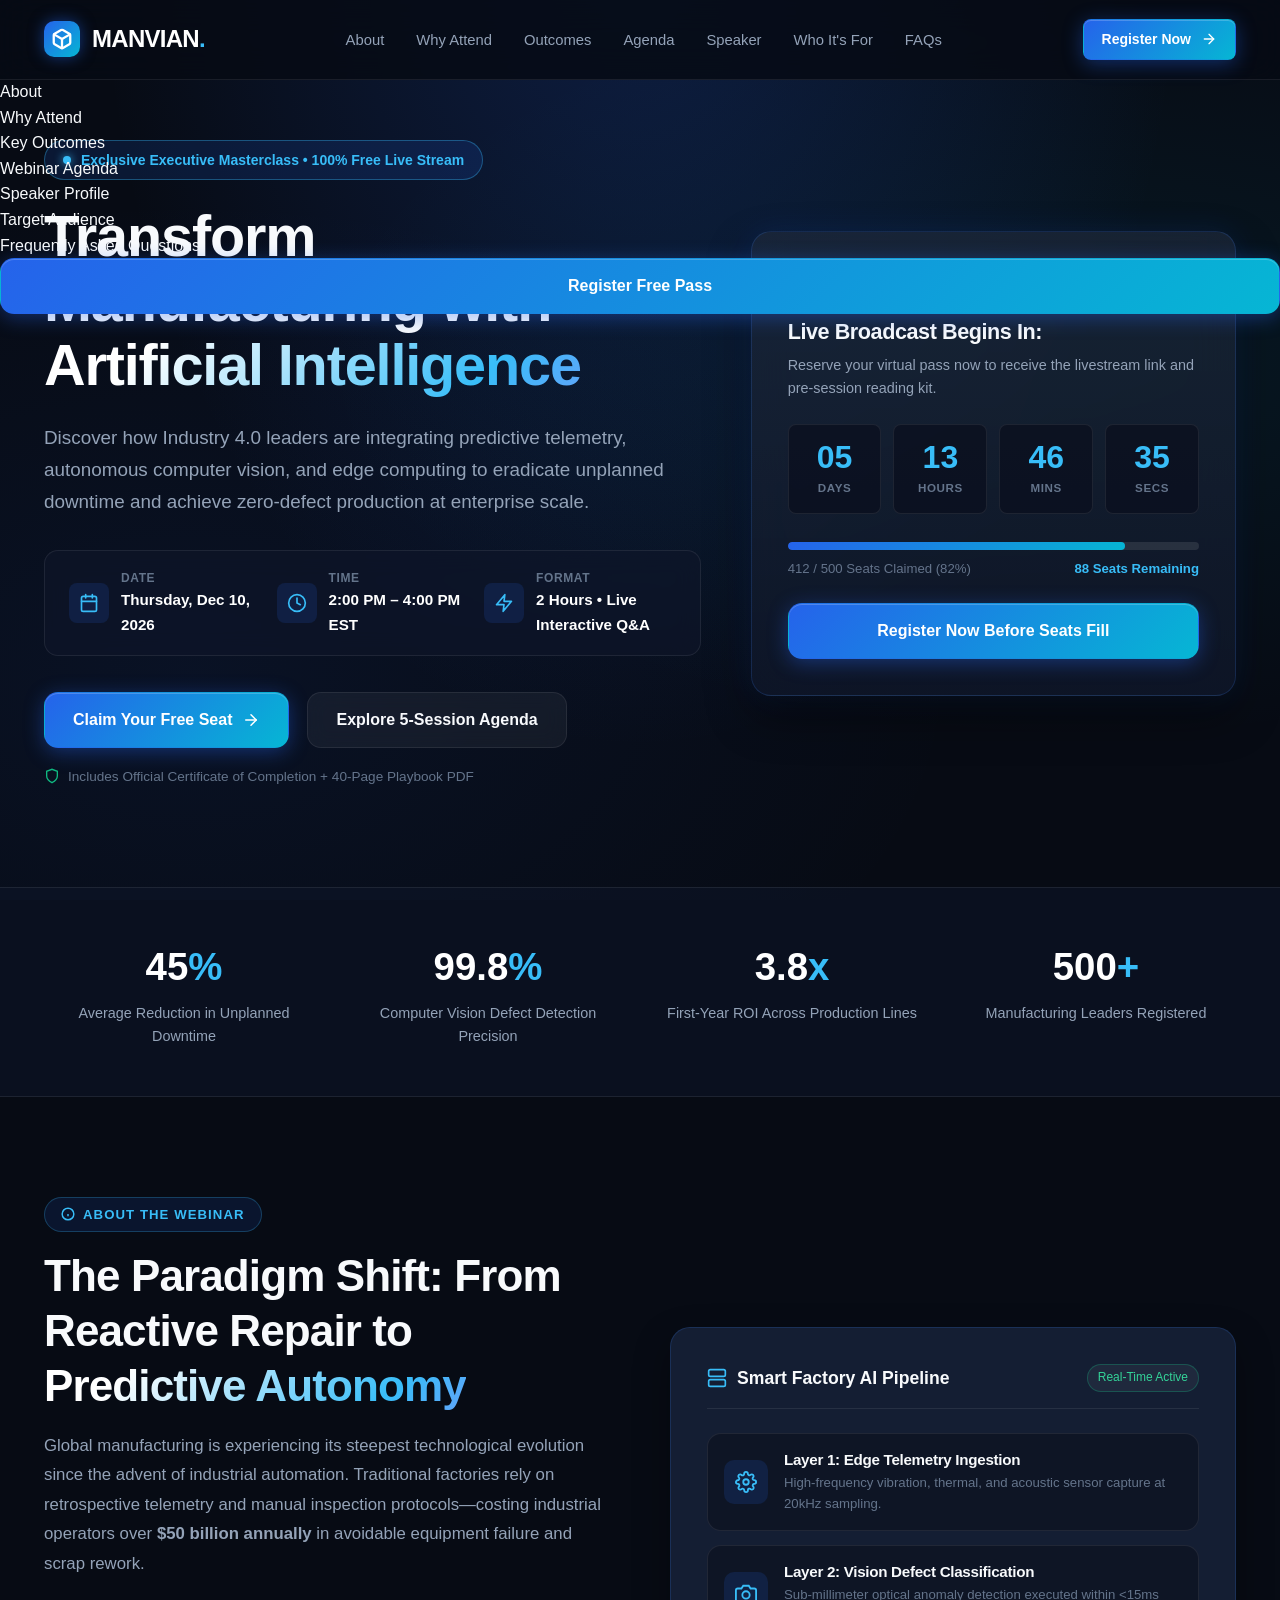
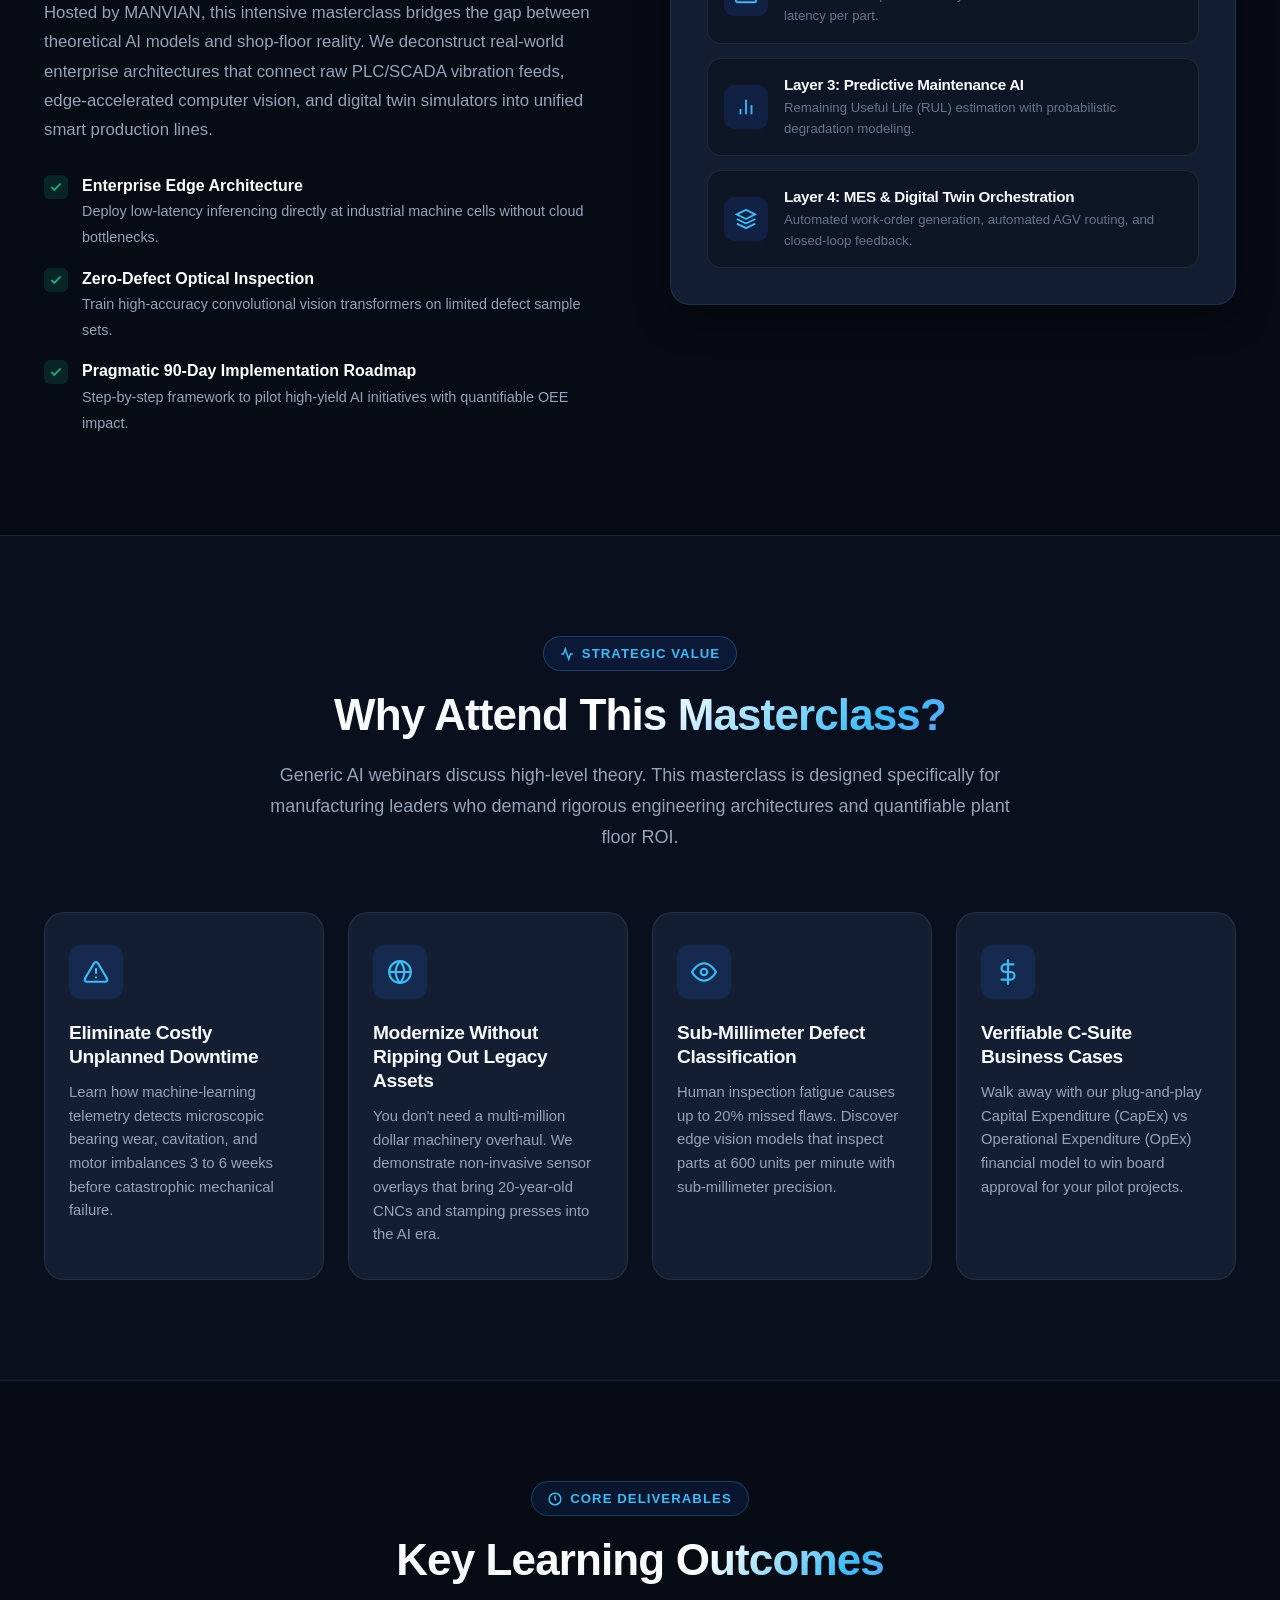
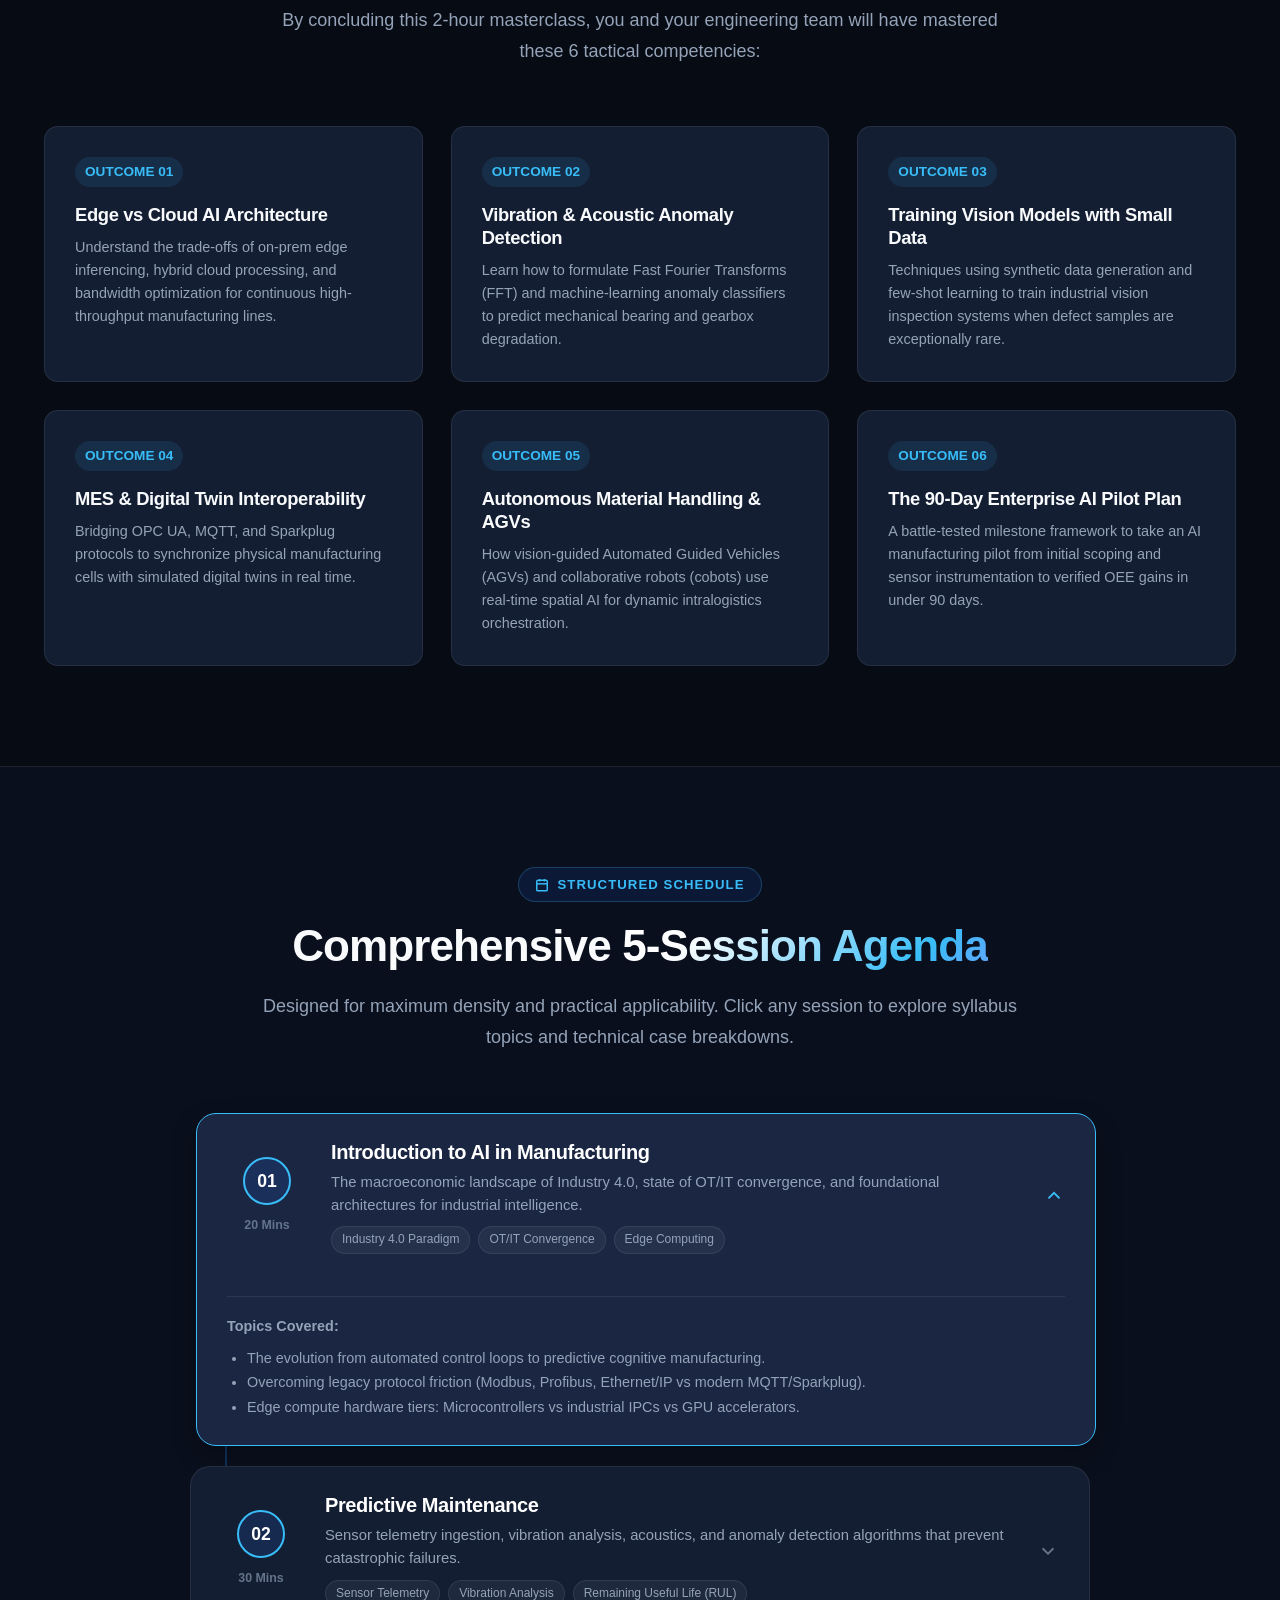
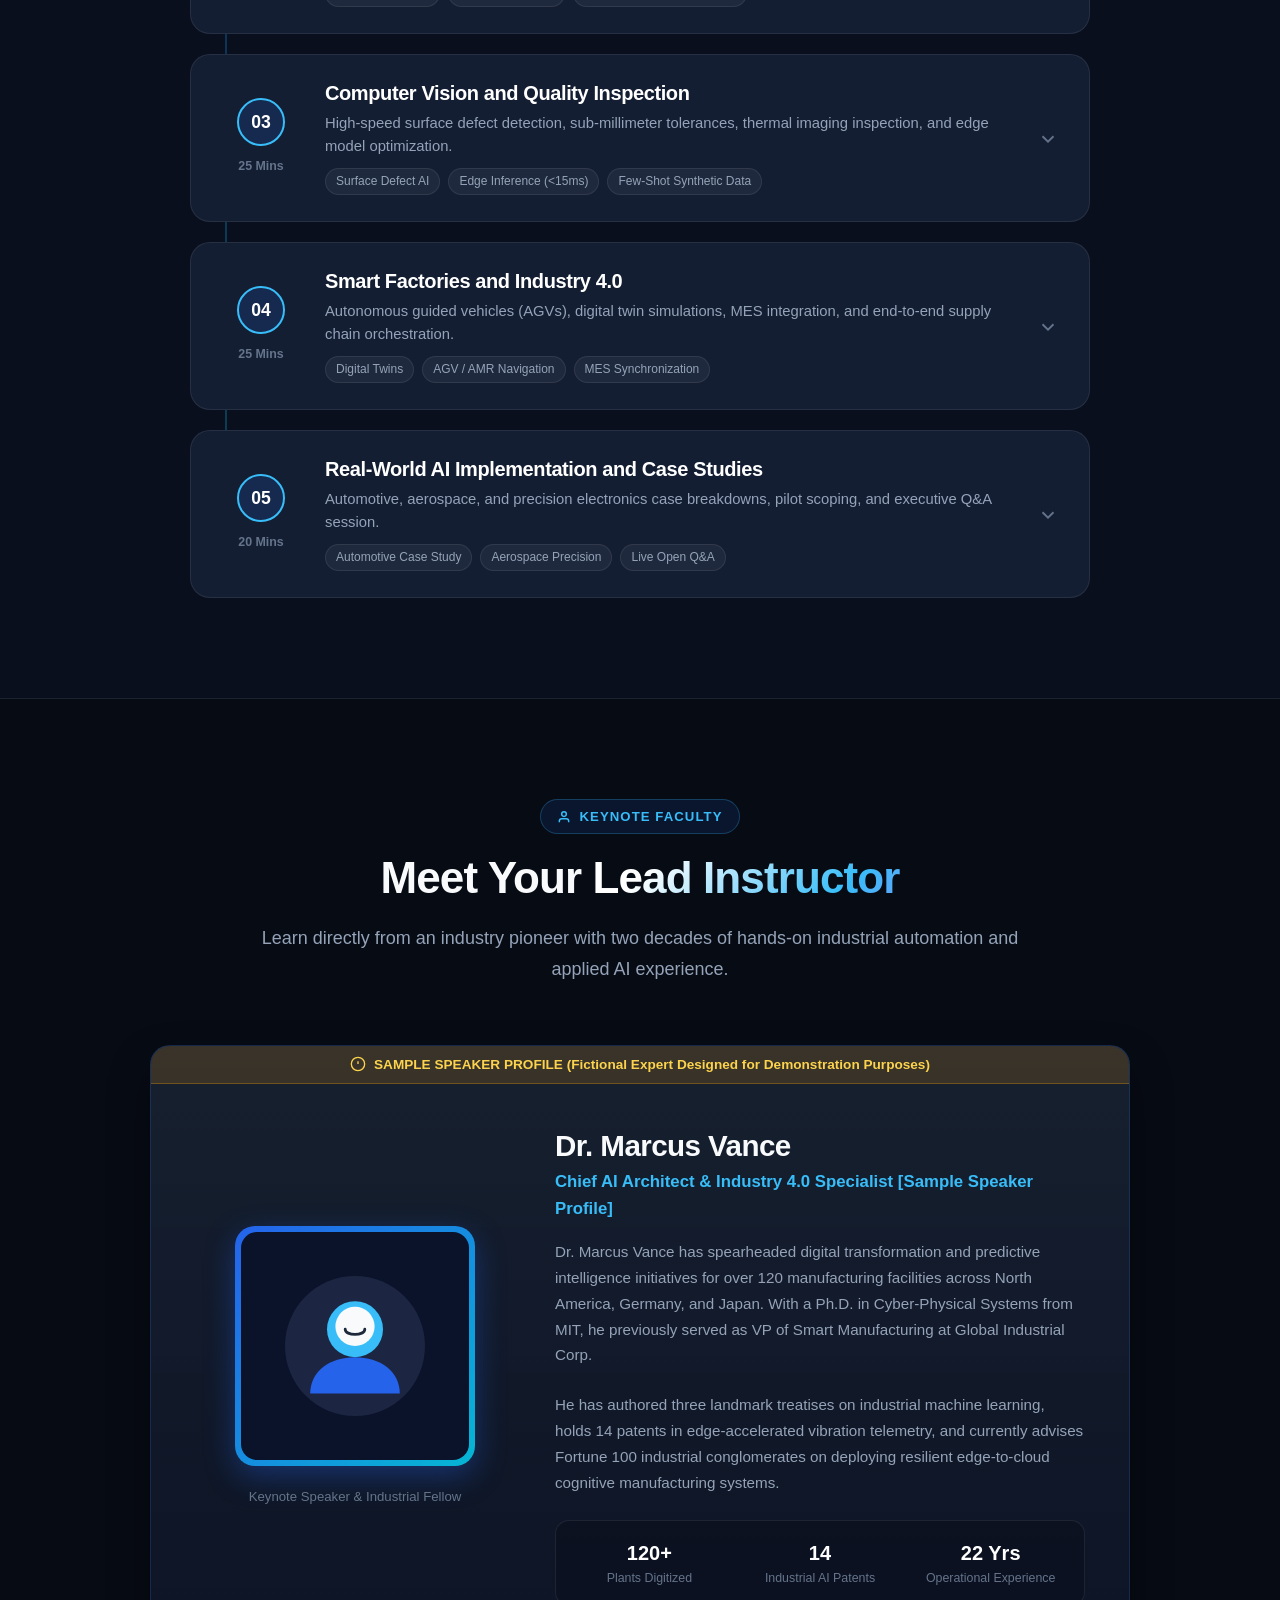
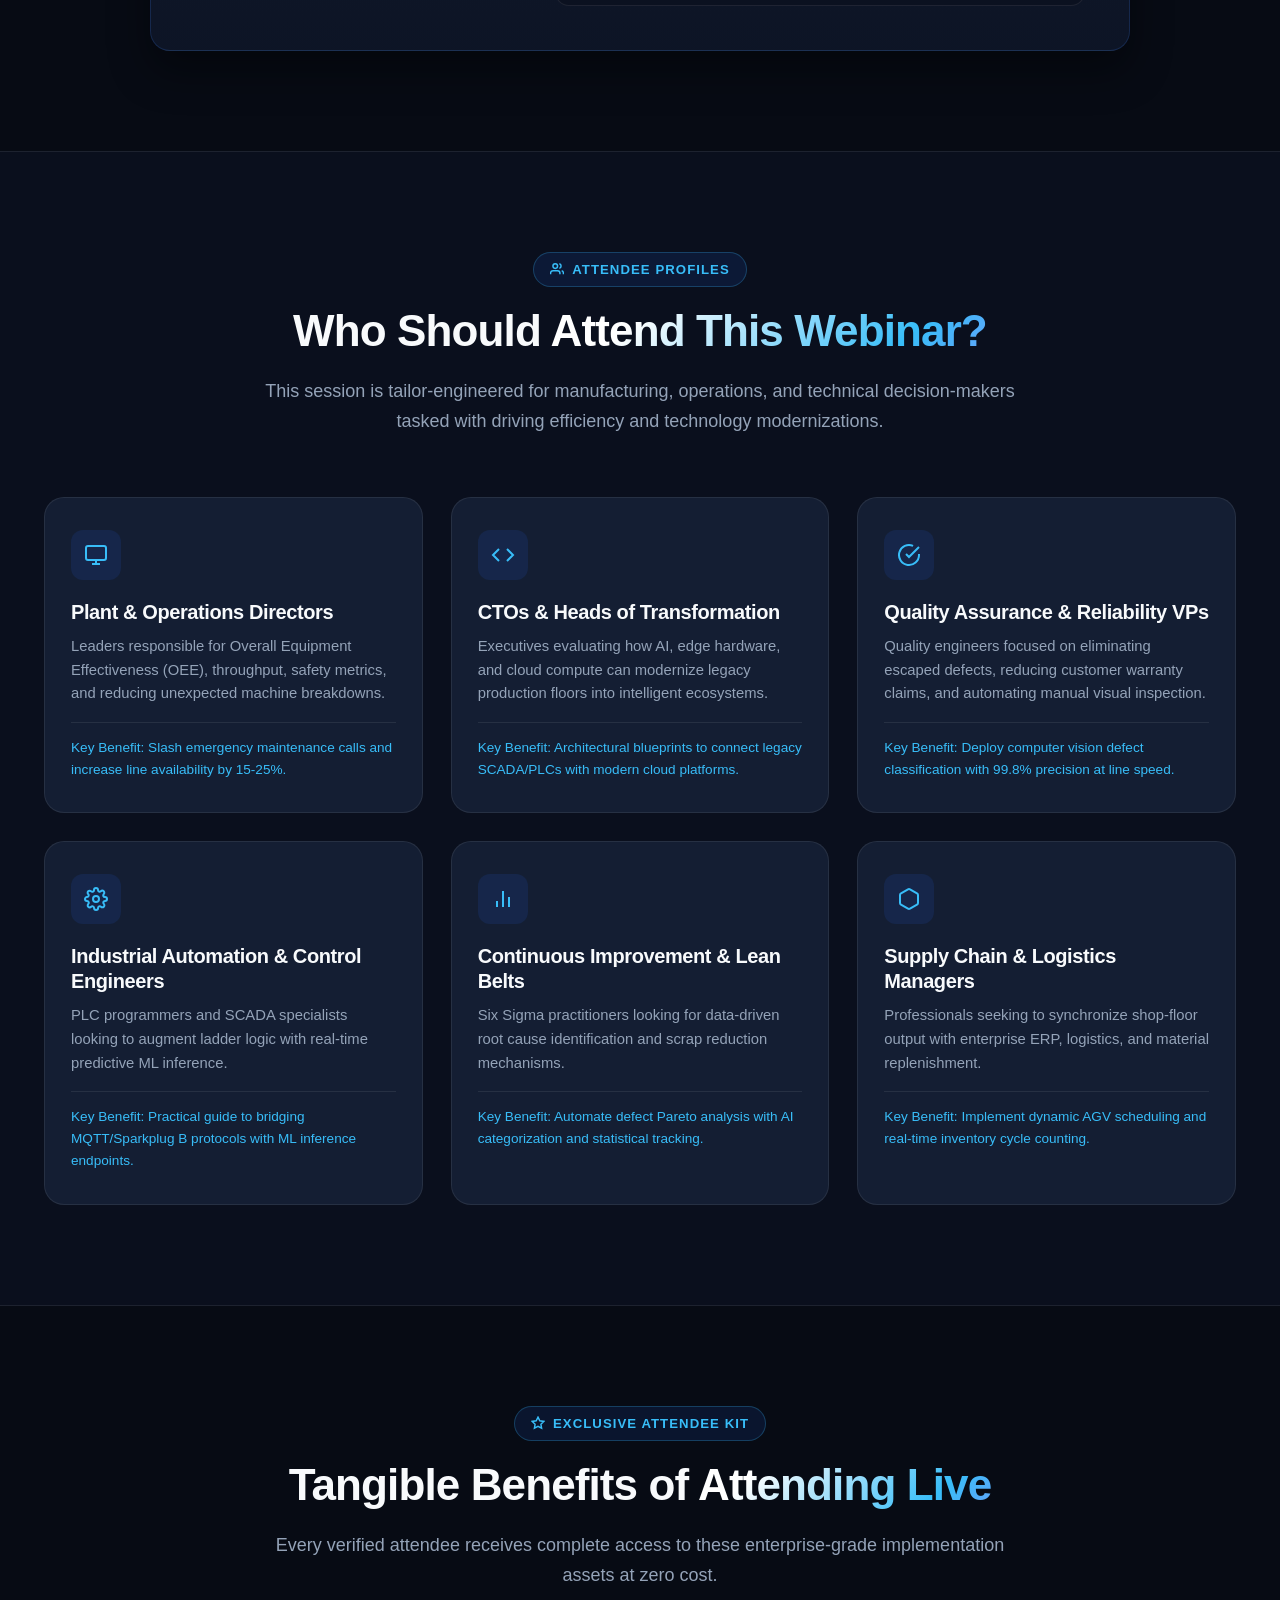
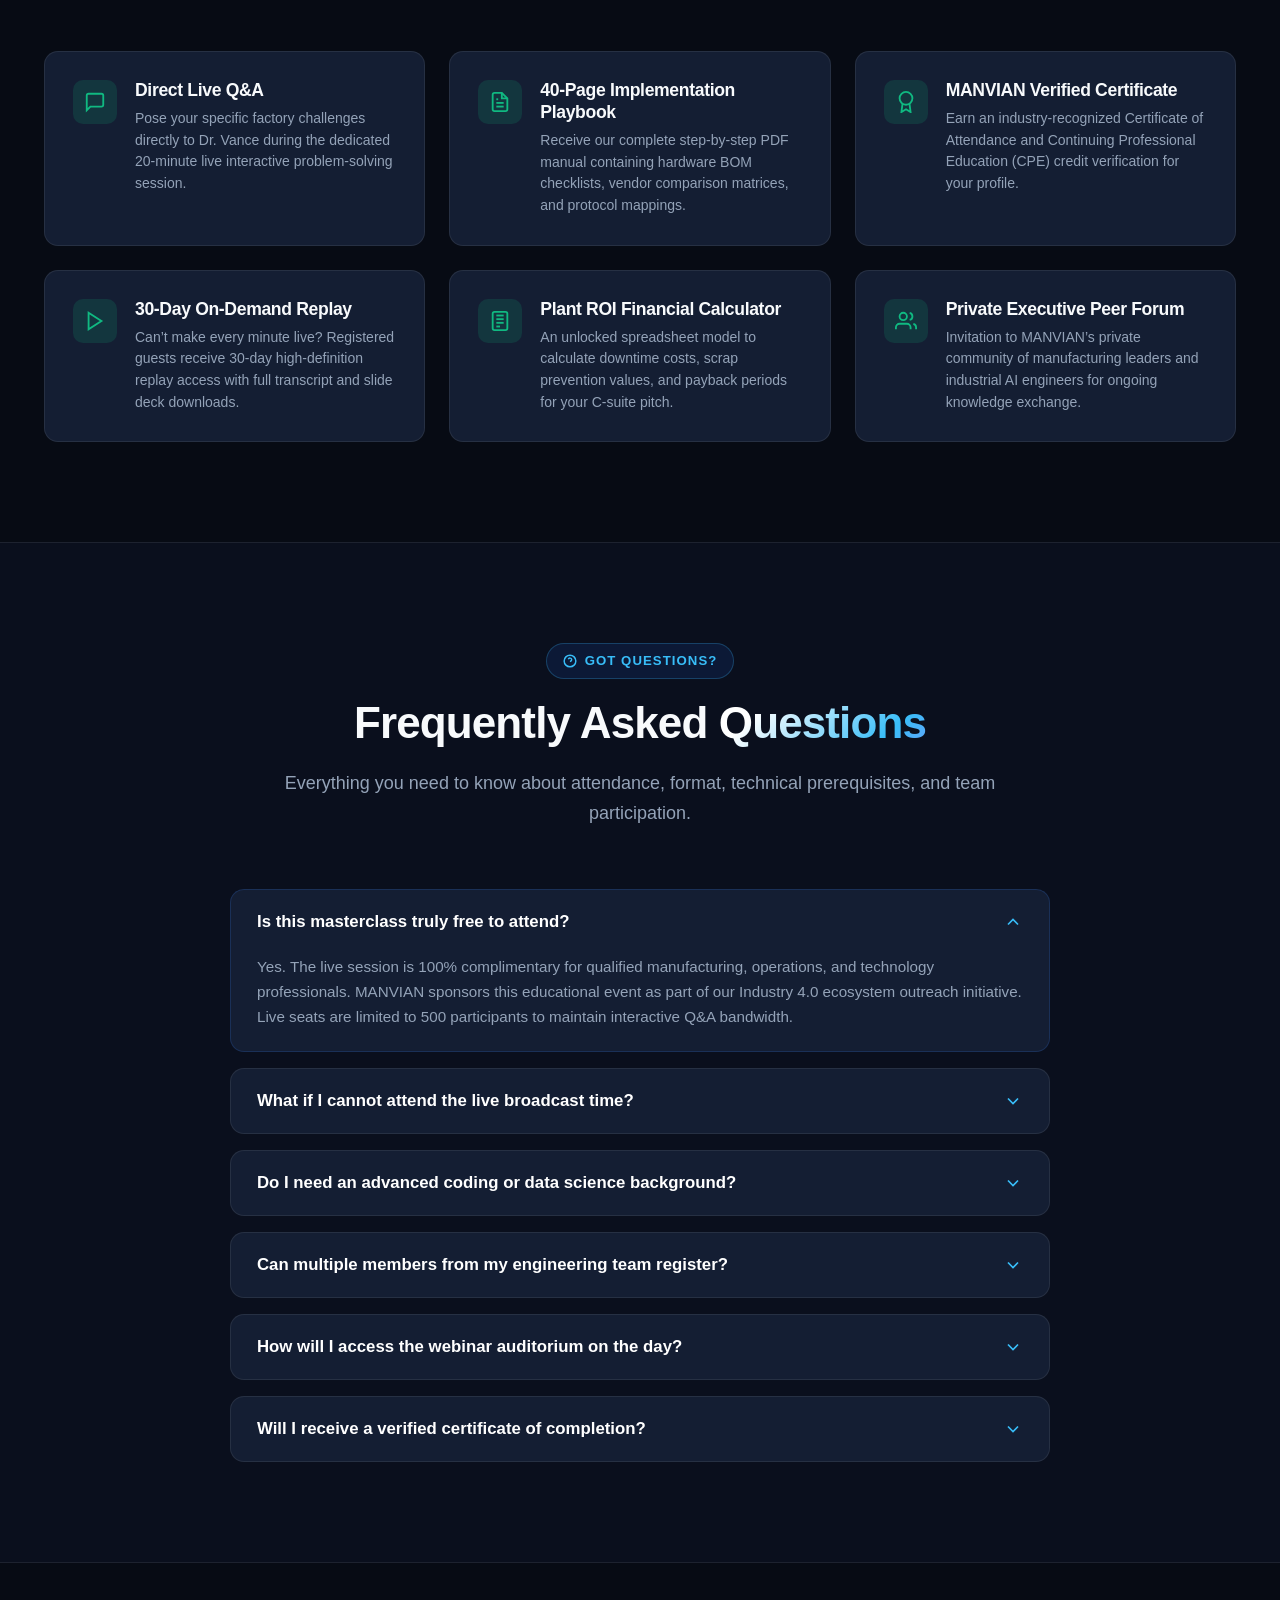
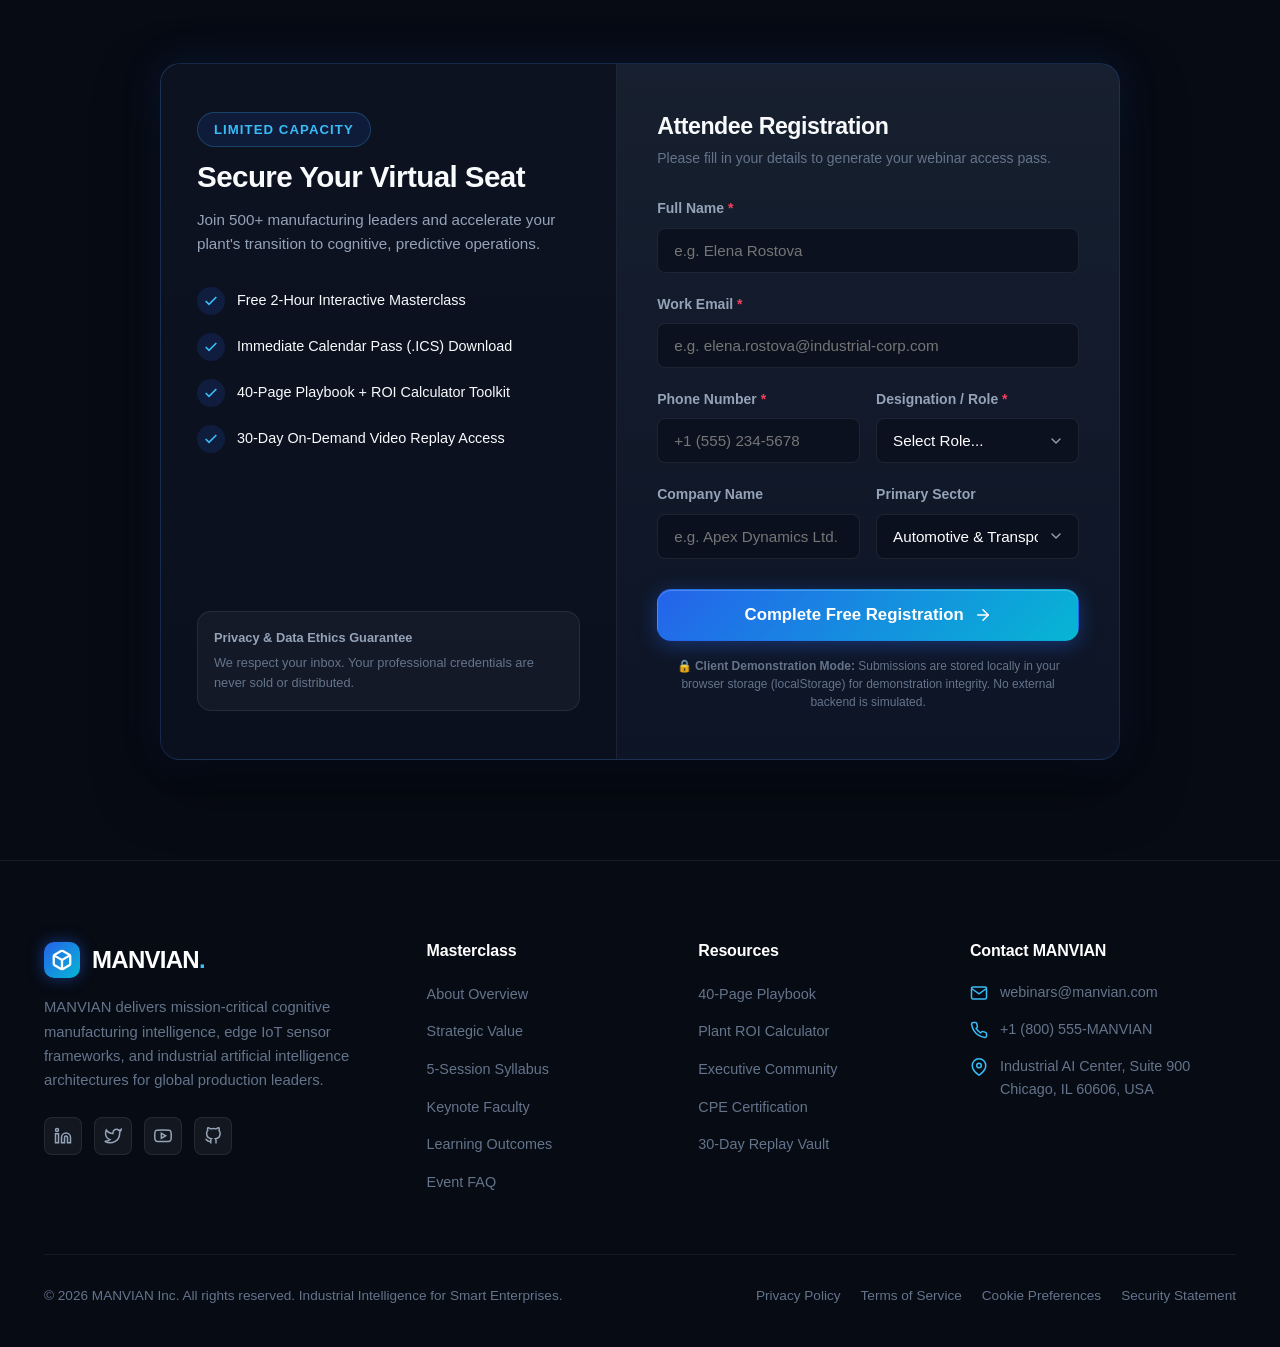
<file: index.html>
<!DOCTYPE html>
<html lang="en">
<head>
  <meta charset="UTF-8">
  <meta http-equiv="refresh" content="0; url=AI_Manufacturing_Webinar_Landing_Page/">
  <script type="text/javascript">
    window.location.href = "AI_Manufacturing_Webinar_Landing_Page/";
  </script>
  <title>Redirecting to MANVIAN Webinar Landing Page...</title>
  <style>
    body {
      background-color: #070B14;
      color: #F8FAFC;
      font-family: -apple-system, BlinkMacSystemFont, "Segoe UI", Roboto, sans-serif;
      display: flex;
      flex-direction: column;
      align-items: center;
      justify-content: center;
      height: 100vh;
      margin: 0;
      text-align: center;
    }
    a {
      color: #38BDF8;
      text-decoration: none;
      font-weight: 600;
      margin-top: 16px;
      padding: 10px 20px;
      border: 1px solid #38BDF8;
      border-radius: 8px;
      display: inline-block;
    }
  </style>
</head>
<body>
  <h2>MANVIAN: AI for Manufacturing Webinar</h2>
  <p>Redirecting to landing page...</p>
  <p><a href="AI_Manufacturing_Webinar_Landing_Page/">Click here if you are not redirected automatically</a></p>
</body>
</html>
</file>
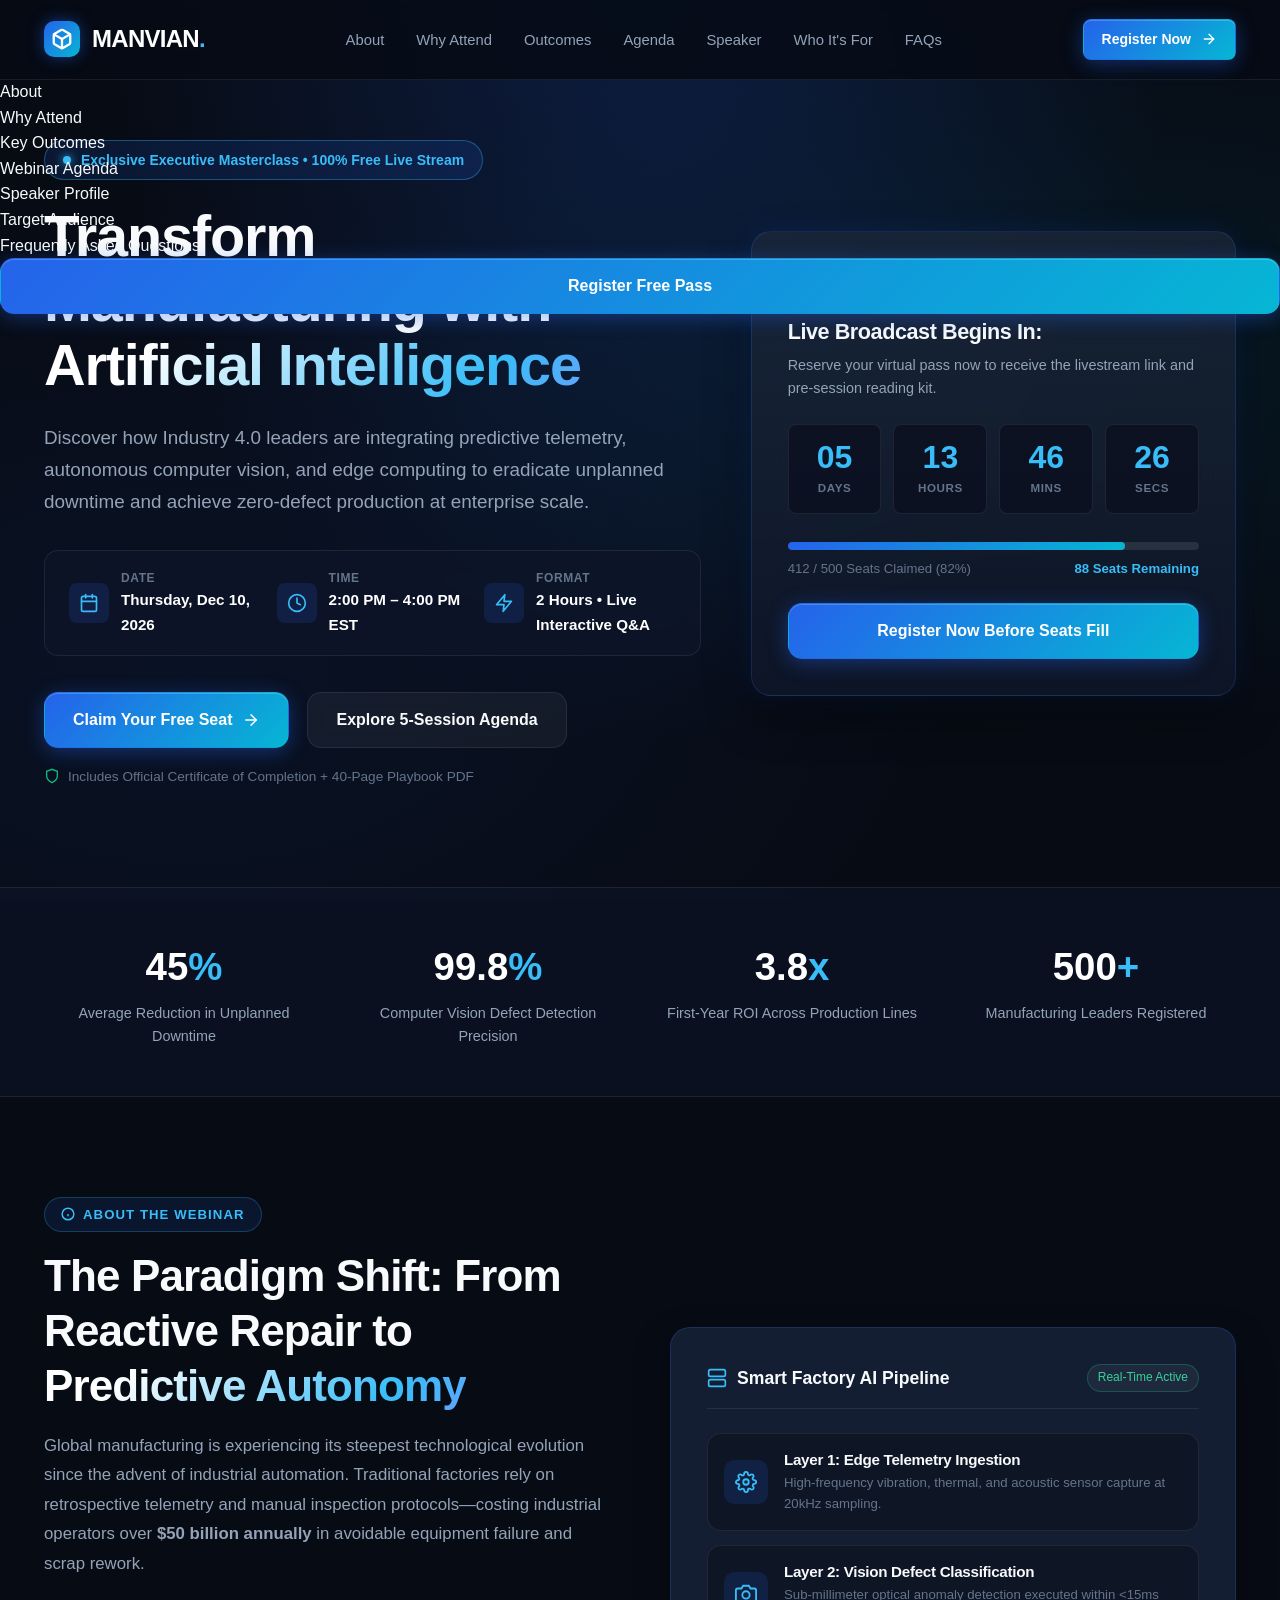
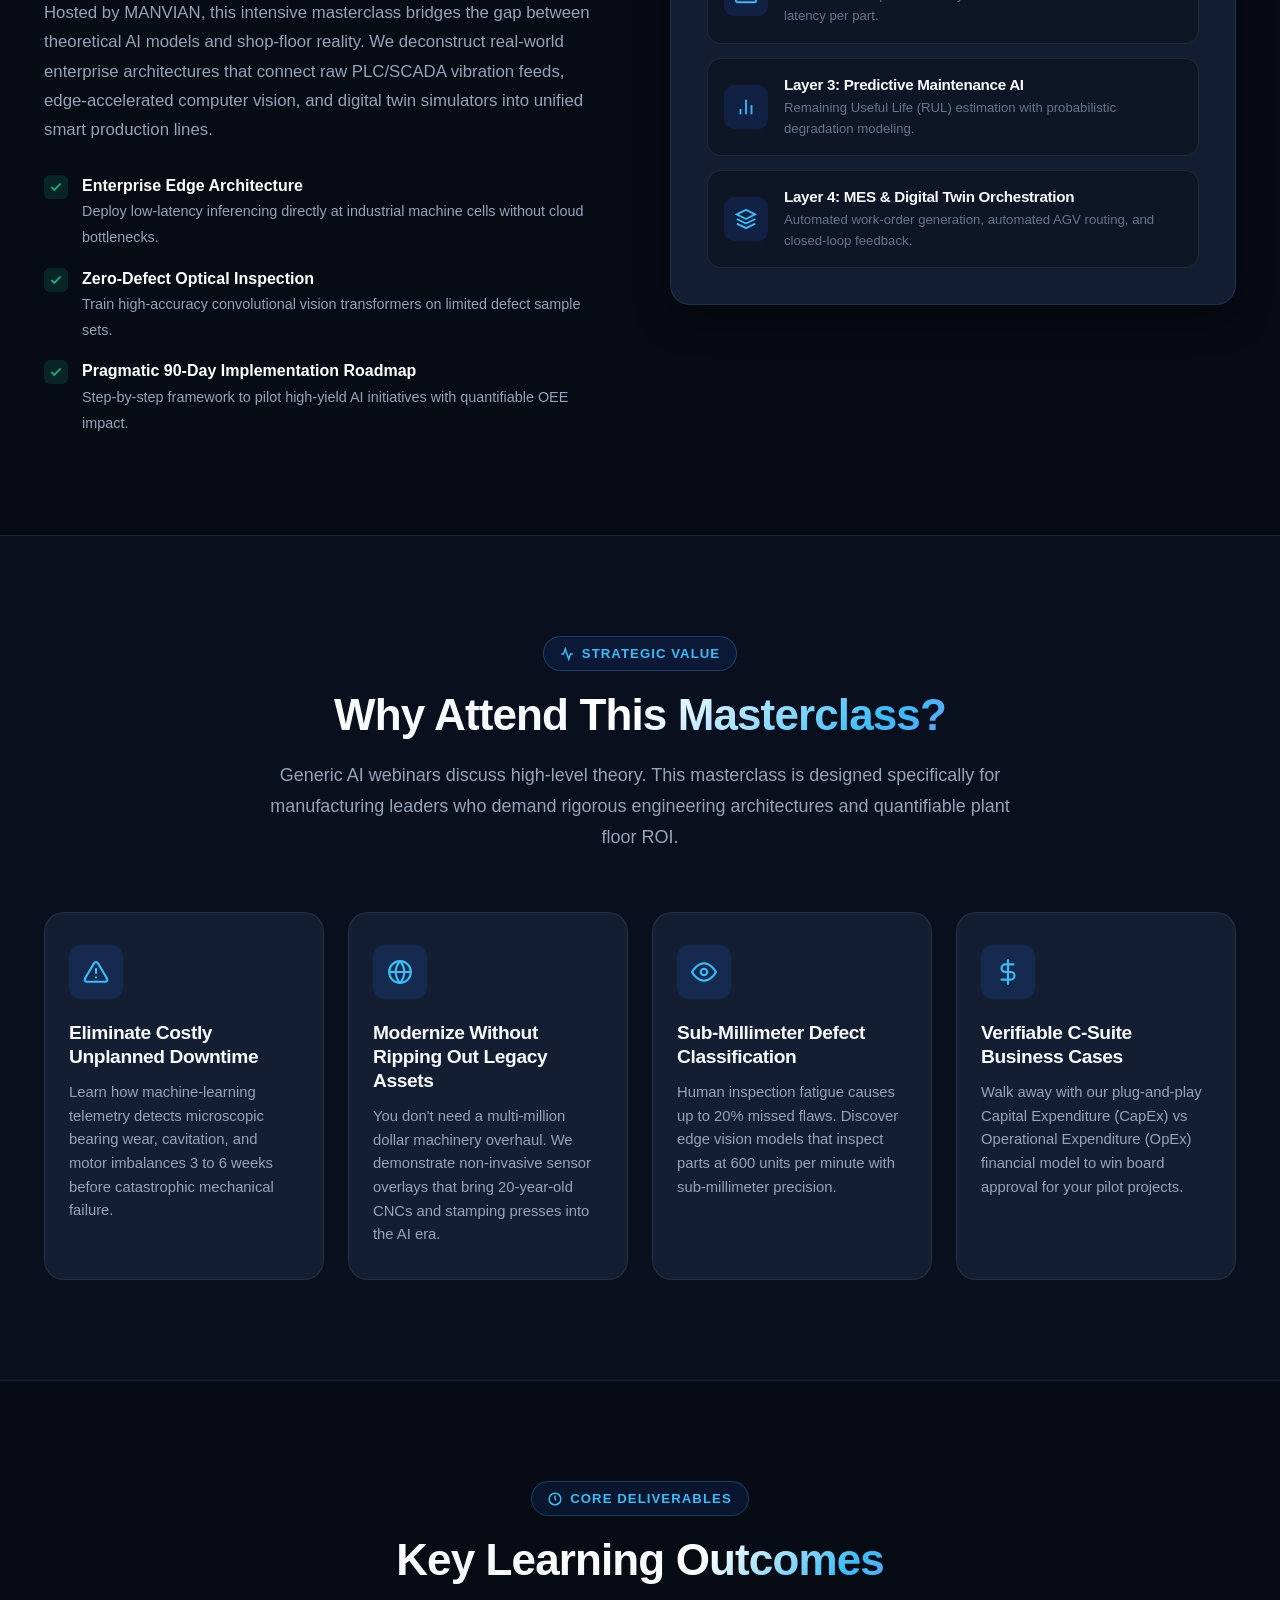
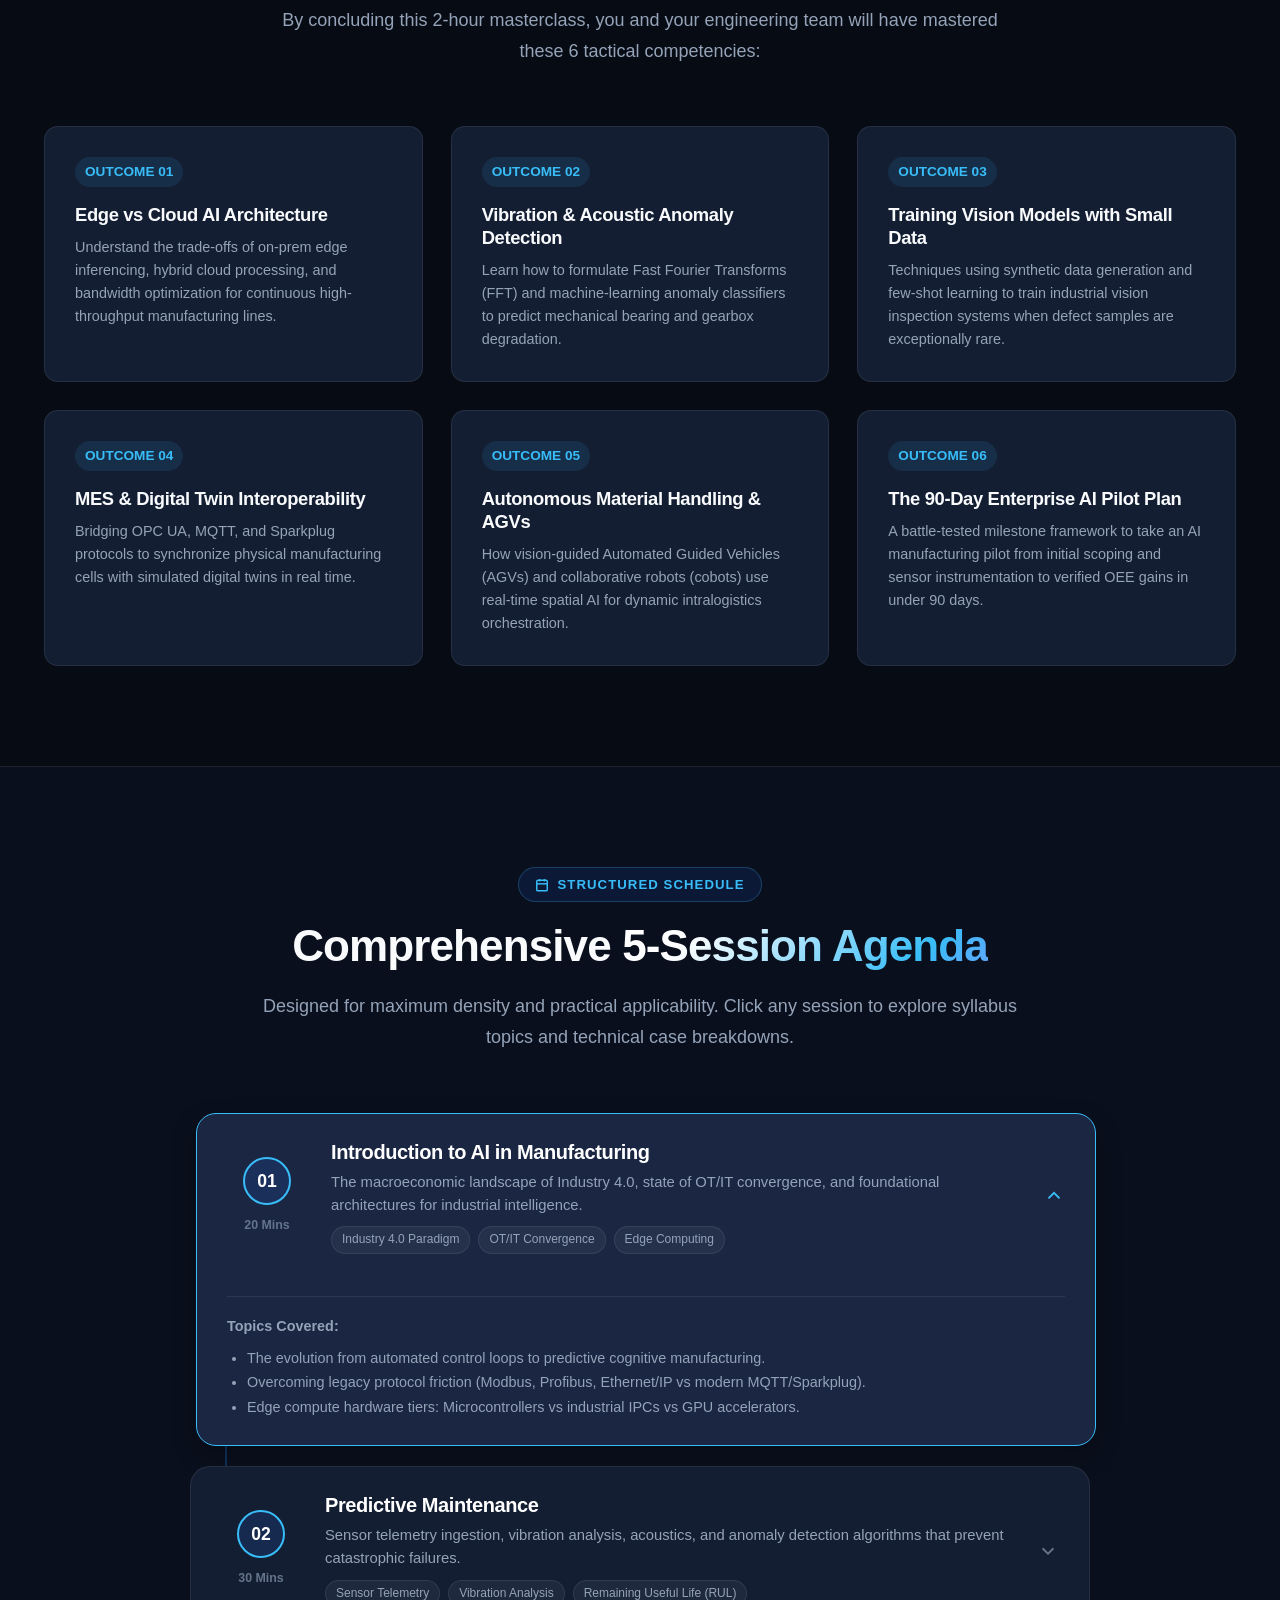
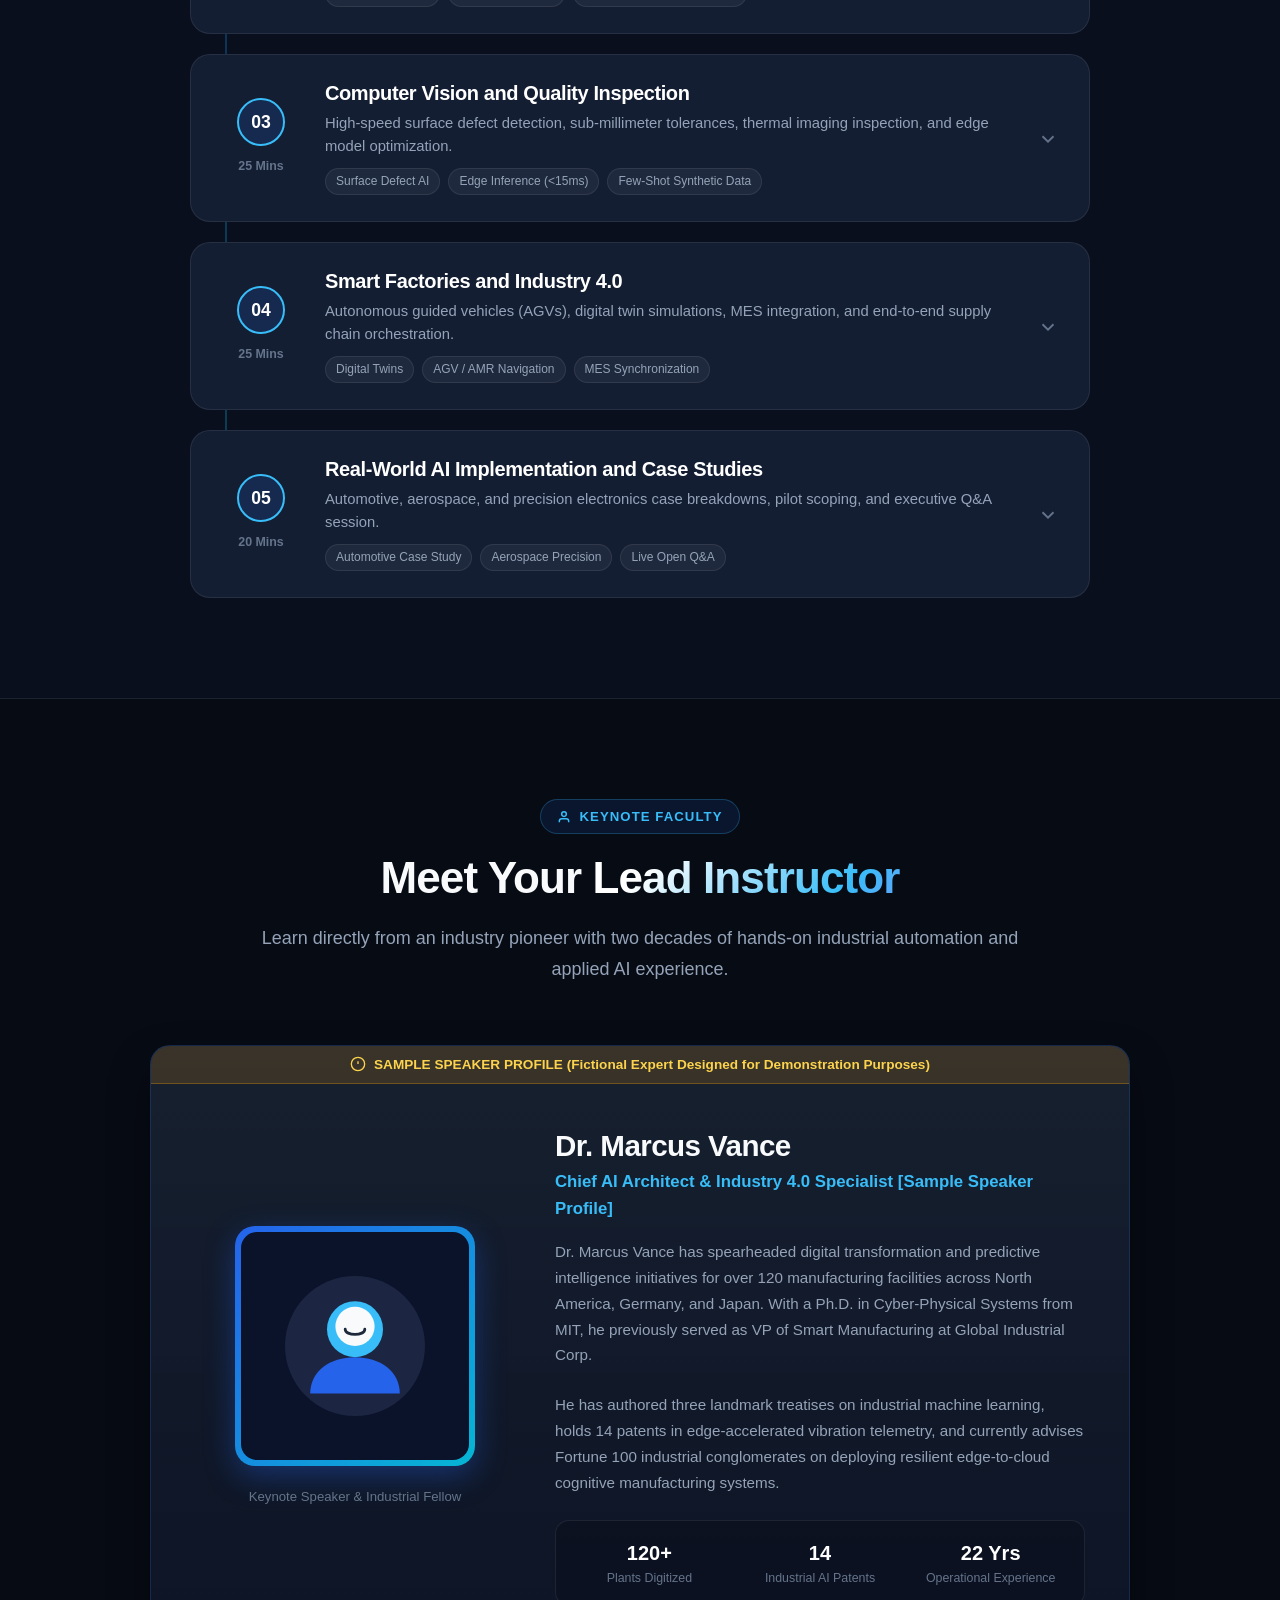
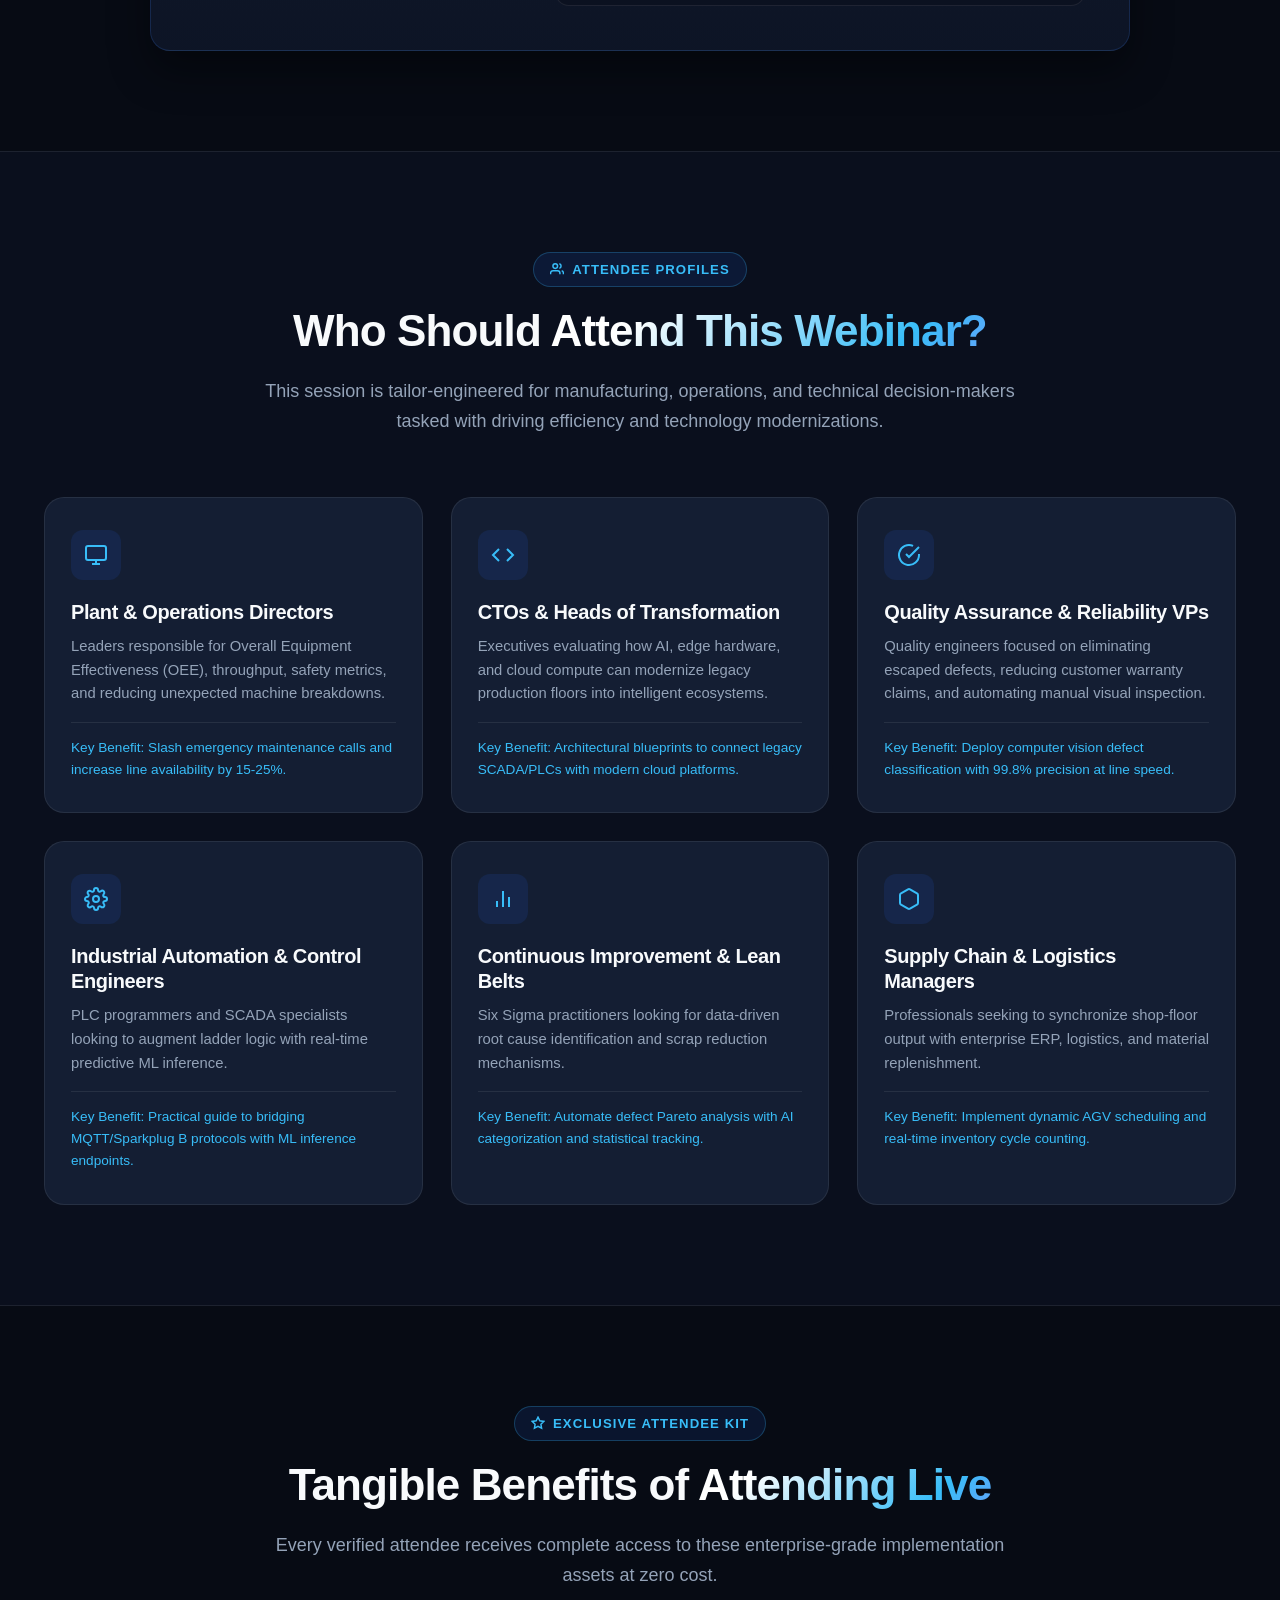
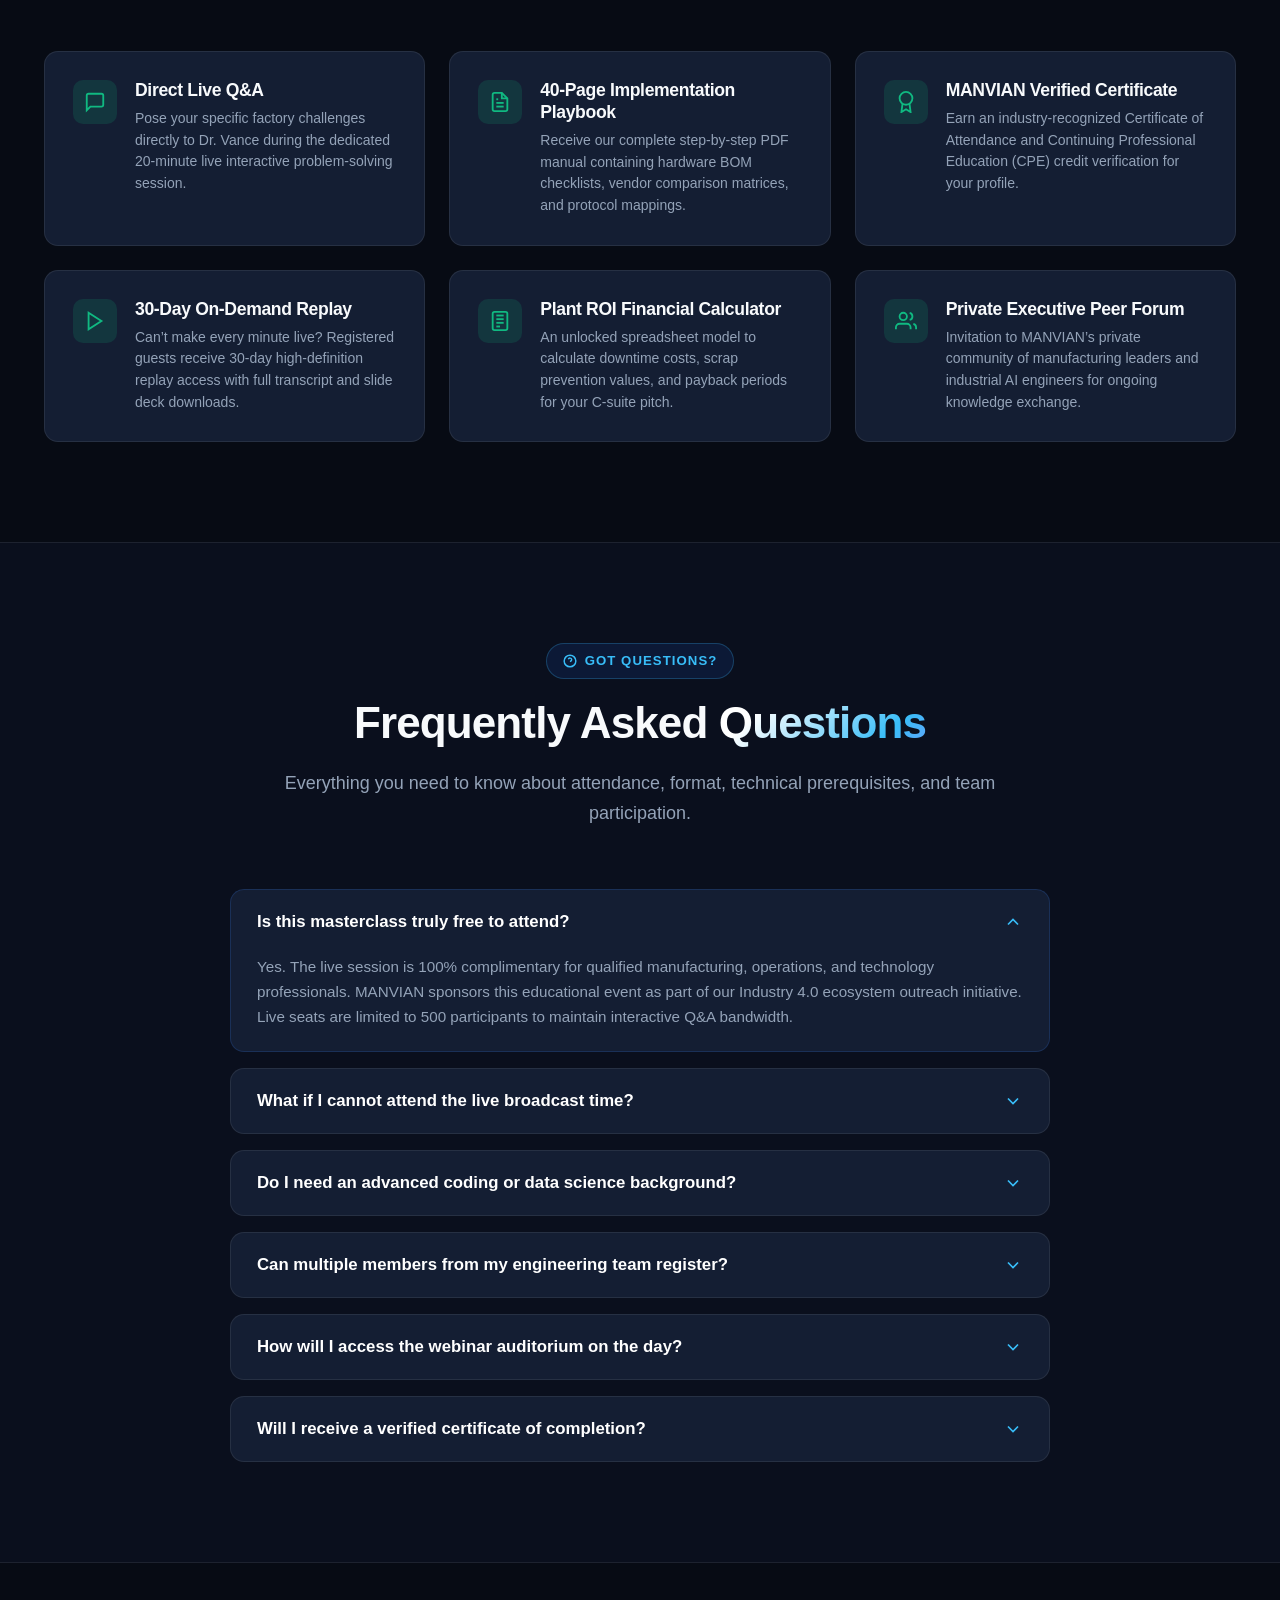
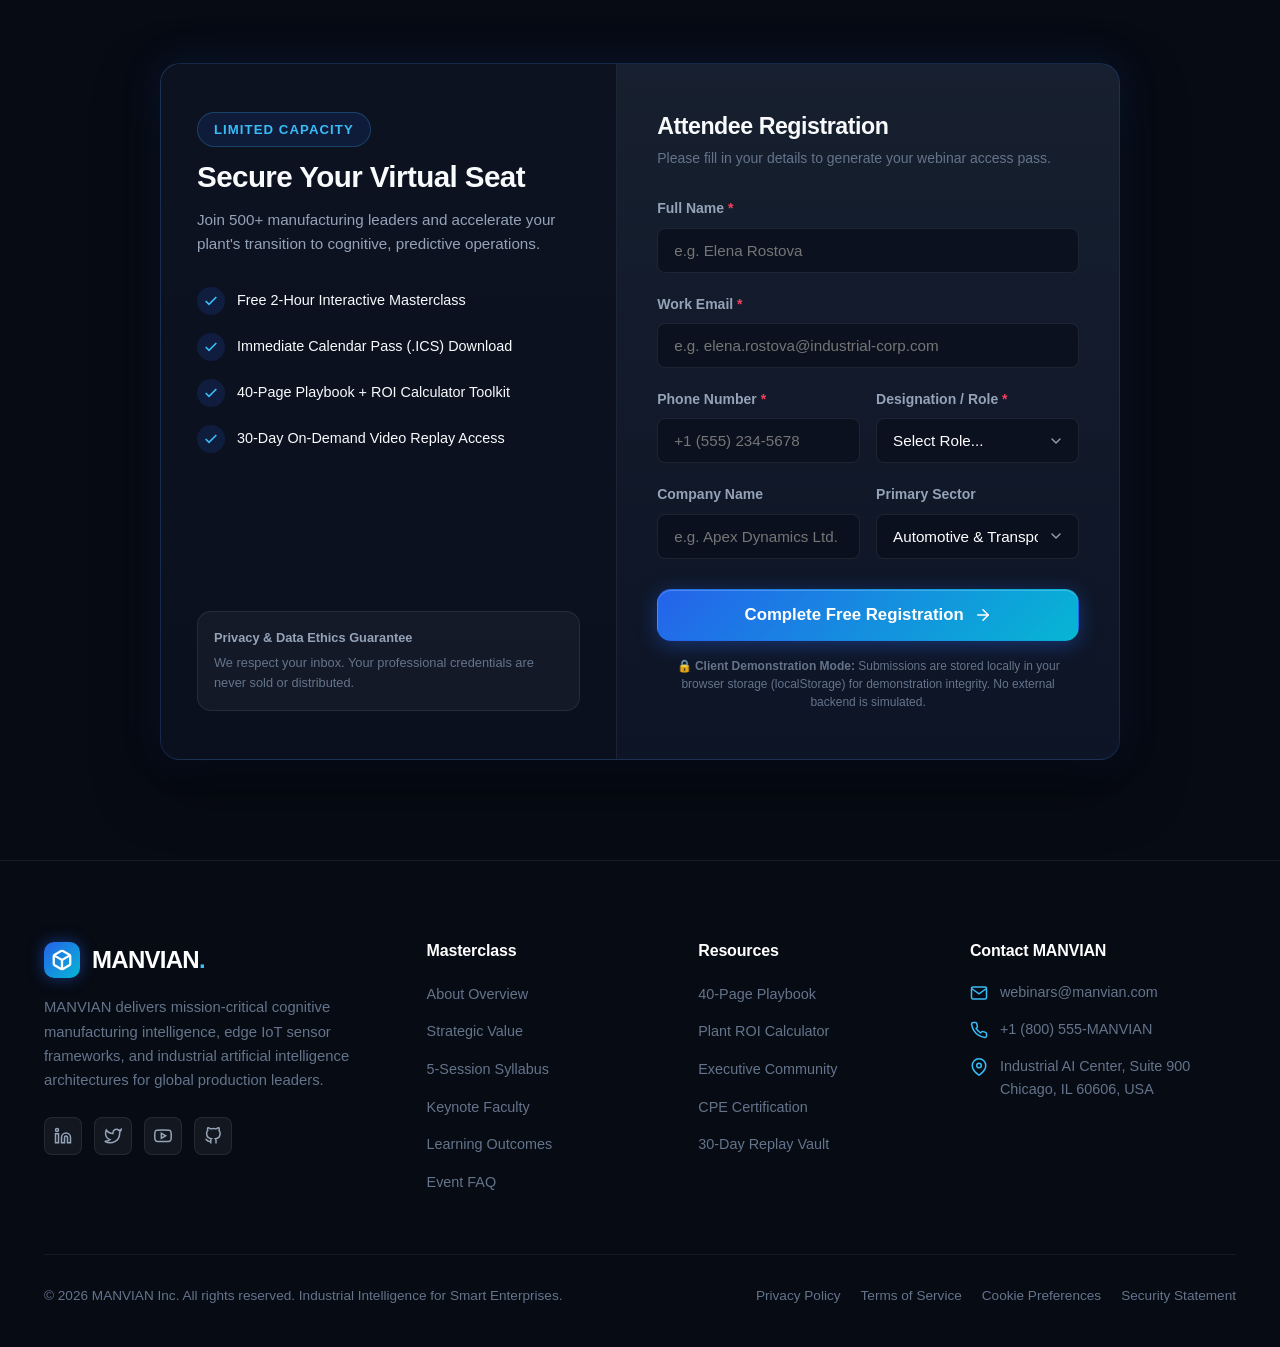
<file: AI_Manufacturing_Webinar_Landing_Page/index.html>
<!DOCTYPE html>
<html lang="en">
<head>
  <meta charset="UTF-8">
  <meta name="viewport" content="width=device-width, initial-scale=1.0">
  <meta http-equiv="X-UA-Compatible" content="ie=edge">
  
  <!-- Primary Meta Tags -->
  <title>Transform Manufacturing with Artificial Intelligence | MANVIAN Masterclass</title>
  <meta name="title" content="Transform Manufacturing with Artificial Intelligence | MANVIAN Masterclass">
  <meta name="description" content="Join MANVIAN's executive 2-hour interactive masterclass on AI for Manufacturing. Discover predictive maintenance, real-time computer vision quality inspection, and smart factory architecture.">
  <meta name="keywords" content="AI Manufacturing, Industry 4.0, Predictive Maintenance, Computer Vision Inspection, Smart Factory, Industrial IoT, MANVIAN">
  <meta name="author" content="MANVIAN">

  <!-- Open Graph / Facebook / LinkedIn -->
  <meta property="og:type" content="website">
  <meta property="og:url" content="https://manvian.com/webinars/ai-manufacturing">
  <meta property="og:title" content="Transform Manufacturing with Artificial Intelligence | MANVIAN">
  <meta property="og:description" content="Unlock up to 45% downtime reduction and 99.8% inspection accuracy with enterprise industrial AI. Register for free now.">
  <meta property="og:image" content="https://images.unsplash.com/photo-1581091226825-a6a2a5aee158?w=1200&q=80">

  <!-- Twitter -->
  <meta property="twitter:card" content="summary_large_image">
  <meta property="twitter:title" content="Transform Manufacturing with Artificial Intelligence | MANVIAN">
  <meta property="twitter:description" content="Live 2-hour executive webinar on Predictive Maintenance, Computer Vision & Smart Factories.">

  <!-- Favicon SVG -->
  <link rel="icon" type="image/svg+xml" href="data:image/svg+xml,%3Csvg xmlns='http://www.w3.org/2000/svg' viewBox='0 0 24 24' fill='%232563EB'%3E%3Cpath d='M12 2L2 7l10 5 10-5-10-5zM2 17l10 5 10-5M2 12l10 5 10-5'/%3E%3C/svg%3E">

  <!-- Stylesheet -->
  <link rel="stylesheet" href="styles.css">

  <!-- Structured Data JSON-LD for Search Engines -->
  <script type="application/ld+json">
  {
    "@context": "https://schema.org",
    "@type": "EducationEvent",
    "name": "Transform Manufacturing with Artificial Intelligence",
    "description": "Executive 2-hour masterclass exploring predictive maintenance, automated computer vision defect detection, and smart factory implementations.",
    "startDate": "2026-12-10T14:00:00-05:00",
    "endDate": "2026-12-10T16:00:00-05:00",
    "eventStatus": "https://schema.org/EventScheduled",
    "eventAttendanceMode": "https://schema.org/OnlineEventAttendanceMode",
    "location": {
      "@type": "VirtualLocation",
      "url": "https://manvian.com/live-room"
    },
    "organizer": {
      "@type": "Organization",
      "name": "MANVIAN",
      "url": "https://manvian.com"
    },
    "offers": {
      "@type": "Offer",
      "price": "0",
      "priceCurrency": "USD",
      "availability": "https://schema.org/InStock",
      "validFrom": "2026-11-24T00:00:00Z"
    },
    "performer": {
      "@type": "Person",
      "name": "Dr. Marcus Vance",
      "jobTitle": "Chief AI Architect & Industry 4.0 Specialist [Sample Speaker Profile]"
    }
  }
  </script>
</head>
<body>

  <!-- ========================================================================
       SECTION 1: Navigation Bar
       ======================================================================== -->
  <header class="navbar" id="navbar">
    <div class="container nav-container">
      <a href="#" class="brand" aria-label="MANVIAN Home">
        <div class="brand-icon">
          <!-- Cube / Manufacturing Core Icon -->
          <svg width="22" height="22" viewBox="0 0 24 24" fill="none" stroke="currentColor" stroke-width="2.5" stroke-linecap="round" stroke-linejoin="round">
            <path d="M21 16V8a2 2 0 0 0-1-1.73l-7-4a2 2 0 0 0-2 0l-7 4A2 2 0 0 0 3 8v8a2 2 0 0 0 1 1.73l7 4a2 2 0 0 0 2 0l7-4A2 2 0 0 0 21 16z"></path>
            <polyline points="3.27 6.96 12 12.01 20.73 6.96"></polyline>
            <line x1="12" y1="22.08" x2="12" y2="12"></line>
          </svg>
        </div>
        <span>MANVIAN<span class="brand-highlight">.</span></span>
      </a>

      <!-- Desktop Nav Links -->
      <nav aria-label="Primary Navigation">
        <ul class="nav-links">
          <li><a href="#about" class="nav-link">About</a></li>
          <li><a href="#why-attend" class="nav-link">Why Attend</a></li>
          <li><a href="#outcomes" class="nav-link">Outcomes</a></li>
          <li><a href="#agenda" class="nav-link">Agenda</a></li>
          <li><a href="#speaker" class="nav-link">Speaker</a></li>
          <li><a href="#audience" class="nav-link">Who It's For</a></li>
          <li><a href="#faq" class="nav-link">FAQs</a></li>
        </ul>
      </nav>

      <!-- Desktop Nav Actions -->
      <div class="nav-actions">
        <a href="#register" class="btn btn-primary btn-sm js-register-trigger">
          <span>Register Now</span>
          <svg width="16" height="16" viewBox="0 0 24 24" fill="none" stroke="currentColor" stroke-width="2" stroke-linecap="round" stroke-linejoin="round">
            <line x1="5" y1="12" x2="19" y2="12"></line>
            <polyline points="12 5 19 12 12 19"></polyline>
          </svg>
        </a>
        <button class="mobile-toggle" id="mobileToggle" aria-label="Toggle navigation menu" aria-expanded="false">
          <svg width="24" height="24" viewBox="0 0 24 24" fill="none" stroke="currentColor" stroke-width="2" stroke-linecap="round" stroke-linejoin="round">
            <line x1="3" y1="12" x2="21" y2="12"></line>
            <line x1="3" y1="6" x2="21" y2="6"></line>
            <line x1="3" y1="18" x2="21" y2="18"></line>
          </svg>
        </button>
      </div>
    </div>

    <!-- Mobile Navigation Drawer -->
    <div class="mobile-menu-drawer" id="mobileDrawer">
      <ul class="mobile-nav-list">
        <li><a href="#about" class="mobile-nav-link">About</a></li>
        <li><a href="#why-attend" class="mobile-nav-link">Why Attend</a></li>
        <li><a href="#outcomes" class="mobile-nav-link">Key Outcomes</a></li>
        <li><a href="#agenda" class="mobile-nav-link">Webinar Agenda</a></li>
        <li><a href="#speaker" class="mobile-nav-link">Speaker Profile</a></li>
        <li><a href="#audience" class="mobile-nav-link">Target Audience</a></li>
        <li><a href="#faq" class="mobile-nav-link">Frequently Asked Questions</a></li>
      </ul>
      <a href="#register" class="btn btn-primary js-register-trigger" style="width: 100%;">Register Free Pass</a>
    </div>
  </header>

  <!-- ========================================================================
       SECTION 2: Hero Section
       ======================================================================== -->
  <section class="hero" id="hero">
    <div class="container hero-content">
      <!-- Left Column: Copy & Meta -->
      <div class="hero-text-block">
        <div class="hero-badge-pill">
          <span class="pulse-dot"></span>
          <span>Exclusive Executive Masterclass • 100% Free Live Stream</span>
        </div>

        <h1 class="hero-headline">
          Transform Manufacturing with <span class="gradient-text">Artificial Intelligence</span>
        </h1>

        <p class="hero-subtitle">
          Discover how Industry 4.0 leaders are integrating predictive telemetry, autonomous computer vision, and edge computing to eradicate unplanned downtime and achieve zero-defect production at enterprise scale.
        </p>

        <!-- Date, Time, Duration Grid -->
        <div class="webinar-meta-grid">
          <div class="meta-item">
            <div class="meta-icon-box">
              <svg width="20" height="20" viewBox="0 0 24 24" fill="none" stroke="currentColor" stroke-width="2" stroke-linecap="round" stroke-linejoin="round">
                <rect x="3" y="4" width="18" height="18" rx="2" ry="2"></rect>
                <line x1="16" y1="2" x2="16" y2="6"></line>
                <line x1="8" y1="2" x2="8" y2="6"></line>
                <line x1="3" y1="10" x2="21" y2="10"></line>
              </svg>
            </div>
            <div>
              <div class="meta-label">Date</div>
              <div class="meta-value">Thursday, Dec 10, 2026</div>
            </div>
          </div>

          <div class="meta-item">
            <div class="meta-icon-box">
              <svg width="20" height="20" viewBox="0 0 24 24" fill="none" stroke="currentColor" stroke-width="2" stroke-linecap="round" stroke-linejoin="round">
                <circle cx="12" cy="12" r="10"></circle>
                <polyline points="12 6 12 12 16 14"></polyline>
              </svg>
            </div>
            <div>
              <div class="meta-label">Time</div>
              <div class="meta-value">2:00 PM – 4:00 PM EST</div>
            </div>
          </div>

          <div class="meta-item">
            <div class="meta-icon-box">
              <svg width="20" height="20" viewBox="0 0 24 24" fill="none" stroke="currentColor" stroke-width="2" stroke-linecap="round" stroke-linejoin="round">
                <path d="M13 2L3 14h9l-1 8 10-12h-9l1-8z"></path>
              </svg>
            </div>
            <div>
              <div class="meta-label">Format</div>
              <div class="meta-value">2 Hours • Live Interactive Q&amp;A</div>
            </div>
          </div>
        </div>

        <!-- CTAs -->
        <div class="hero-actions">
          <a href="#register" class="btn btn-primary js-register-trigger">
            <span>Claim Your Free Seat</span>
            <svg width="18" height="18" viewBox="0 0 24 24" fill="none" stroke="currentColor" stroke-width="2" stroke-linecap="round" stroke-linejoin="round">
              <line x1="5" y1="12" x2="19" y2="12"></line>
              <polyline points="12 5 19 12 12 19"></polyline>
            </svg>
          </a>
          <a href="#agenda" class="btn btn-secondary">
            <span>Explore 5-Session Agenda</span>
          </a>
        </div>

        <div class="hero-subnote">
          <svg width="16" height="16" viewBox="0 0 24 24" fill="none" stroke="#10B981" stroke-width="2">
            <path d="M12 22s8-4 8-10V5l-8-3-8 3v7c0 6 8 10 8 10z"></path>
          </svg>
          <span>Includes Official Certificate of Completion + 40-Page Playbook PDF</span>
        </div>
      </div>

      <!-- Right Column: Urgency & Live Countdown Card -->
      <div class="hero-card-block">
        <div class="countdown-card">
          <div class="countdown-badge">
            <span class="pulse-dot"></span>
            <span>Registration Closing Soon</span>
          </div>

          <h2 class="countdown-title">Live Broadcast Begins In:</h2>
          <p class="countdown-desc">Reserve your virtual pass now to receive the livestream link and pre-session reading kit.</p>

          <div class="timer-grid">
            <div class="timer-box">
              <div class="timer-number" id="timerDays">16</div>
              <div class="timer-unit">Days</div>
            </div>
            <div class="timer-box">
              <div class="timer-number" id="timerHours">08</div>
              <div class="timer-unit">Hours</div>
            </div>
            <div class="timer-box">
              <div class="timer-number" id="timerMinutes">42</div>
              <div class="timer-unit">Mins</div>
            </div>
            <div class="timer-box">
              <div class="timer-number" id="timerSeconds">19</div>
              <div class="timer-unit">Secs</div>
            </div>
          </div>

          <!-- Capacity Bar -->
          <div class="seat-progress-bar">
            <div class="seat-progress-fill"></div>
          </div>
          <div class="seat-stats-row">
            <span>412 / 500 Seats Claimed (82%)</span>
            <span style="color: #38BDF8; font-weight: 600;">88 Seats Remaining</span>
          </div>

          <a href="#register" class="btn btn-primary js-register-trigger" style="width: 100%; margin-top: 24px;">
            <span>Register Now Before Seats Fill</span>
          </a>
        </div>
      </div>
    </div>
  </section>

  <!-- ========================================================================
       Social Proof Stats Banner
       ======================================================================== -->
  <div class="stats-banner">
    <div class="container stats-grid">
      <div class="stat-item">
        <div class="stat-value">45<span>%</span></div>
        <div class="stat-label">Average Reduction in Unplanned Downtime</div>
      </div>
      <div class="stat-item">
        <div class="stat-value">99.8<span>%</span></div>
        <div class="stat-label">Computer Vision Defect Detection Precision</div>
      </div>
      <div class="stat-item">
        <div class="stat-value">3.8<span>x</span></div>
        <div class="stat-label">First-Year ROI Across Production Lines</div>
      </div>
      <div class="stat-item">
        <div class="stat-value">500<span>+</span></div>
        <div class="stat-label">Manufacturing Leaders Registered</div>
      </div>
    </div>
  </div>

  <!-- ========================================================================
       SECTION 3: About the Webinar
       ======================================================================== -->
  <section class="section" id="about">
    <div class="container about-grid">
      <div class="about-text">
        <div class="section-tag">
          <svg width="14" height="14" viewBox="0 0 24 24" fill="none" stroke="currentColor" stroke-width="2.5"><circle cx="12" cy="12" r="10"></circle><line x1="12" y1="16" x2="12" y2="12"></line><line x1="12" y1="8" x2="12.01" y2="8"></line></svg>
          About The Webinar
        </div>
        <h2 class="section-title">The Paradigm Shift: From Reactive Repair to <span class="gradient-text">Predictive Autonomy</span></h2>
        <p>
          Global manufacturing is experiencing its steepest technological evolution since the advent of industrial automation. Traditional factories rely on retrospective telemetry and manual inspection protocols—costing industrial operators over <strong>$50 billion annually</strong> in avoidable equipment failure and scrap rework.
        </p>
        <p>
          Hosted by MANVIAN, this intensive masterclass bridges the gap between theoretical AI models and shop-floor reality. We deconstruct real-world enterprise architectures that connect raw PLC/SCADA vibration feeds, edge-accelerated computer vision, and digital twin simulators into unified smart production lines.
        </p>

        <ul class="about-feature-list">
          <li class="about-feature-item">
            <div class="feature-check-icon">
              <svg width="14" height="14" viewBox="0 0 24 24" fill="none" stroke="currentColor" stroke-width="3"><polyline points="20 6 9 17 4 12"></polyline></svg>
            </div>
            <div class="feature-info">
              <strong>Enterprise Edge Architecture</strong>
              <span>Deploy low-latency inferencing directly at industrial machine cells without cloud bottlenecks.</span>
            </div>
          </li>
          <li class="about-feature-item">
            <div class="feature-check-icon">
              <svg width="14" height="14" viewBox="0 0 24 24" fill="none" stroke="currentColor" stroke-width="3"><polyline points="20 6 9 17 4 12"></polyline></svg>
            </div>
            <div class="feature-info">
              <strong>Zero-Defect Optical Inspection</strong>
              <span>Train high-accuracy convolutional vision transformers on limited defect sample sets.</span>
            </div>
          </li>
          <li class="about-feature-item">
            <div class="feature-check-icon">
              <svg width="14" height="14" viewBox="0 0 24 24" fill="none" stroke="currentColor" stroke-width="3"><polyline points="20 6 9 17 4 12"></polyline></svg>
            </div>
            <div class="feature-info">
              <strong>Pragmatic 90-Day Implementation Roadmap</strong>
              <span>Step-by-step framework to pilot high-yield AI initiatives with quantifiable OEE impact.</span>
            </div>
          </li>
        </ul>
      </div>

      <!-- Interactive Architecture Visual -->
      <div class="about-visual">
        <div class="architecture-card">
          <div class="arch-header">
            <div class="arch-title">
              <svg width="20" height="20" viewBox="0 0 24 24" fill="none" stroke="var(--brand-cyan-light)" stroke-width="2"><rect x="2" y="2" width="20" height="8" rx="2" ry="2"></rect><rect x="2" y="14" width="20" height="8" rx="2" ry="2"></rect><line x1="6" y1="6" x2="6.01" y2="6"></line><line x1="6" y1="18" x2="6.01" y2="18"></line></svg>
              <span>Smart Factory AI Pipeline</span>
            </div>
            <span class="session-tag-pill" style="color: #34D399; border-color: rgba(16, 185, 129, 0.3);">Real-Time Active</span>
          </div>

          <div class="arch-stack-flow">
            <div class="arch-node">
              <div class="arch-node-icon">
                <svg width="22" height="22" viewBox="0 0 24 24" fill="none" stroke="currentColor" stroke-width="2"><circle cx="12" cy="12" r="3"></circle><path d="M19.4 15a1.65 1.65 0 0 0 .33 1.82l.06.06a2 2 0 0 1 0 2.83 2 2 0 0 1-2.83 0l-.06-.06a1.65 1.65 0 0 0-1.82-.33 1.65 1.65 0 0 0-1 1.51V21a2 2 0 0 1-2 2 2 2 0 0 1-2-2v-.09A1.65 1.65 0 0 0 9 19.4a1.65 1.65 0 0 0-1.82.33l-.06.06a2 2 0 0 1-2.83 0 2 2 0 0 1 0-2.83l.06-.06a1.65 1.65 0 0 0 .33-1.82 1.65 1.65 0 0 0-1.51-1H3a2 2 0 0 1-2-2 2 2 0 0 1 2-2h.09A1.65 1.65 0 0 0 4.6 9a1.65 1.65 0 0 0-.33-1.82l-.06-.06a2 2 0 0 1 0-2.83 2 2 0 0 1 2.83 0l.06.06a1.65 1.65 0 0 0 1.82.33H9a1.65 1.65 0 0 0 1-1.51V3a2 2 0 0 1 2-2 2 2 0 0 1 2 2v.09a1.65 1.65 0 0 0 1 1.51 1.65 1.65 0 0 0 1.82-.33l.06-.06a2 2 0 0 1 2.83 0 2 2 0 0 1 0 2.83l-.06.06a1.65 1.65 0 0 0-.33 1.82V9a1.65 1.65 0 0 0 1.51 1H21a2 2 0 0 1 2 2 2 2 0 0 1-2 2h-.09a1.65 1.65 0 0 0-1.51 1z"></path></svg>
              </div>
              <div class="arch-node-content">
                <h4>Layer 1: Edge Telemetry Ingestion</h4>
                <p>High-frequency vibration, thermal, and acoustic sensor capture at 20kHz sampling.</p>
              </div>
            </div>

            <div class="arch-node">
              <div class="arch-node-icon">
                <svg width="22" height="22" viewBox="0 0 24 24" fill="none" stroke="currentColor" stroke-width="2"><path d="M23 19a2 2 0 0 1-2 2H3a2 2 0 0 1-2-2V8a2 2 0 0 1 2-2h4l2-3h6l2 3h4a2 2 0 0 1 2 2z"></path><circle cx="12" cy="13" r="4"></circle></svg>
              </div>
              <div class="arch-node-content">
                <h4>Layer 2: Vision Defect Classification</h4>
                <p>Sub-millimeter optical anomaly detection executed within &lt;15ms latency per part.</p>
              </div>
            </div>

            <div class="arch-node">
              <div class="arch-node-icon">
                <svg width="22" height="22" viewBox="0 0 24 24" fill="none" stroke="currentColor" stroke-width="2"><path d="M18 20V10"></path><path d="M12 20V4"></path><path d="M6 20v-6"></path></svg>
              </div>
              <div class="arch-node-content">
                <h4>Layer 3: Predictive Maintenance AI</h4>
                <p>Remaining Useful Life (RUL) estimation with probabilistic degradation modeling.</p>
              </div>
            </div>

            <div class="arch-node">
              <div class="arch-node-icon">
                <svg width="22" height="22" viewBox="0 0 24 24" fill="none" stroke="currentColor" stroke-width="2"><polygon points="12 2 2 7 12 12 22 7 12 2"></polygon><polyline points="2 17 12 22 22 17"></polyline><polyline points="2 12 12 17 22 12"></polyline></svg>
              </div>
              <div class="arch-node-content">
                <h4>Layer 4: MES &amp; Digital Twin Orchestration</h4>
                <p>Automated work-order generation, automated AGV routing, and closed-loop feedback.</p>
              </div>
            </div>
          </div>
        </div>
      </div>
    </div>
  </section>

  <!-- ========================================================================
       SECTION 4: Why Attend This Webinar?
       ======================================================================== -->
  <section class="section section-alt" id="why-attend">
    <div class="container">
      <div class="section-header">
        <div class="section-tag">
          <svg width="14" height="14" viewBox="0 0 24 24" fill="none" stroke="currentColor" stroke-width="2.5"><polyline points="22 12 18 12 15 21 9 3 6 12 2 12"></polyline></svg>
          Strategic Value
        </div>
        <h2 class="section-title">Why Attend <span class="gradient-text">This Masterclass?</span></h2>
        <p class="section-subtitle">
          Generic AI webinars discuss high-level theory. This masterclass is designed specifically for manufacturing leaders who demand rigorous engineering architectures and quantifiable plant floor ROI.
        </p>
      </div>

      <div class="cards-grid-4">
        <!-- Card 1 -->
        <div class="why-card">
          <div class="why-icon-box">
            <svg width="26" height="26" viewBox="0 0 24 24" fill="none" stroke="currentColor" stroke-width="2" stroke-linecap="round" stroke-linejoin="round">
              <path d="M10.29 3.86L1.82 18a2 2 0 0 0 1.71 3h16.94a2 2 0 0 0 1.71-3L13.71 3.86a2 2 0 0 0-3.42 0z"></path>
              <line x1="12" y1="9" x2="12" y2="13"></line>
              <line x1="12" y1="17" x2="12.01" y2="17"></line>
            </svg>
          </div>
          <h3>Eliminate Costly Unplanned Downtime</h3>
          <p>
            Learn how machine-learning telemetry detects microscopic bearing wear, cavitation, and motor imbalances 3 to 6 weeks before catastrophic mechanical failure.
          </p>
        </div>

        <!-- Card 2 -->
        <div class="why-card">
          <div class="why-icon-box">
            <svg width="26" height="26" viewBox="0 0 24 24" fill="none" stroke="currentColor" stroke-width="2" stroke-linecap="round" stroke-linejoin="round">
              <circle cx="12" cy="12" r="10"></circle>
              <line x1="2" y1="12" x2="22" y2="12"></line>
              <path d="M12 2a15.3 15.3 0 0 1 4 10 15.3 15.3 0 0 1-4 10 15.3 15.3 0 0 1-4-10 15.3 15.3 0 0 1 4-10z"></path>
            </svg>
          </div>
          <h3>Modernize Without Ripping Out Legacy Assets</h3>
          <p>
            You don't need a multi-million dollar machinery overhaul. We demonstrate non-invasive sensor overlays that bring 20-year-old CNCs and stamping presses into the AI era.
          </p>
        </div>

        <!-- Card 3 -->
        <div class="why-card">
          <div class="why-icon-box">
            <svg width="26" height="26" viewBox="0 0 24 24" fill="none" stroke="currentColor" stroke-width="2" stroke-linecap="round" stroke-linejoin="round">
              <path d="M1 12s4-8 11-8 11 8 11 8-4 8-11 8-11-8-11-8z"></path>
              <circle cx="12" cy="12" r="3"></circle>
            </svg>
          </div>
          <h3>Sub-Millimeter Defect Classification</h3>
          <p>
            Human inspection fatigue causes up to 20% missed flaws. Discover edge vision models that inspect parts at 600 units per minute with sub-millimeter precision.
          </p>
        </div>

        <!-- Card 4 -->
        <div class="why-card">
          <div class="why-icon-box">
            <svg width="26" height="26" viewBox="0 0 24 24" fill="none" stroke="currentColor" stroke-width="2" stroke-linecap="round" stroke-linejoin="round">
              <line x1="12" y1="1" x2="12" y2="23"></line>
              <path d="M17 5H9.5a3.5 3.5 0 0 0 0 7h5a3.5 3.5 0 0 1 0 7H6"></path>
            </svg>
          </div>
          <h3>Verifiable C-Suite Business Cases</h3>
          <p>
            Walk away with our plug-and-play Capital Expenditure (CapEx) vs Operational Expenditure (OpEx) financial model to win board approval for your pilot projects.
          </p>
        </div>
      </div>
    </div>
  </section>

  <!-- ========================================================================
       SECTION 5: Key Learning Outcomes
       ======================================================================== -->
  <section class="section" id="outcomes">
    <div class="container">
      <div class="section-header">
        <div class="section-tag">
          <svg width="14" height="14" viewBox="0 0 24 24" fill="none" stroke="currentColor" stroke-width="2.5"><circle cx="12" cy="12" r="10"></circle><polyline points="12 6 12 12 14 14"></polyline></svg>
          Core Deliverables
        </div>
        <h2 class="section-title">Key Learning <span class="gradient-text">Outcomes</span></h2>
        <p class="section-subtitle">
          By concluding this 2-hour masterclass, you and your engineering team will have mastered these 6 tactical competencies:
        </p>
      </div>

      <div class="outcomes-grid">
        <div class="outcome-card">
          <span class="outcome-number">OUTCOME 01</span>
          <h3>Edge vs Cloud AI Architecture</h3>
          <p>Understand the trade-offs of on-prem edge inferencing, hybrid cloud processing, and bandwidth optimization for continuous high-throughput manufacturing lines.</p>
        </div>

        <div class="outcome-card">
          <span class="outcome-number">OUTCOME 02</span>
          <h3>Vibration & Acoustic Anomaly Detection</h3>
          <p>Learn how to formulate Fast Fourier Transforms (FFT) and machine-learning anomaly classifiers to predict mechanical bearing and gearbox degradation.</p>
        </div>

        <div class="outcome-card">
          <span class="outcome-number">OUTCOME 03</span>
          <h3>Training Vision Models with Small Data</h3>
          <p>Techniques using synthetic data generation and few-shot learning to train industrial vision inspection systems when defect samples are exceptionally rare.</p>
        </div>

        <div class="outcome-card">
          <span class="outcome-number">OUTCOME 04</span>
          <h3>MES & Digital Twin Interoperability</h3>
          <p>Bridging OPC UA, MQTT, and Sparkplug protocols to synchronize physical manufacturing cells with simulated digital twins in real time.</p>
        </div>

        <div class="outcome-card">
          <span class="outcome-number">OUTCOME 05</span>
          <h3>Autonomous Material Handling & AGVs</h3>
          <p>How vision-guided Automated Guided Vehicles (AGVs) and collaborative robots (cobots) use real-time spatial AI for dynamic intralogistics orchestration.</p>
        </div>

        <div class="outcome-card">
          <span class="outcome-number">OUTCOME 06</span>
          <h3>The 90-Day Enterprise AI Pilot Plan</h3>
          <p>A battle-tested milestone framework to take an AI manufacturing pilot from initial scoping and sensor instrumentation to verified OEE gains in under 90 days.</p>
        </div>
      </div>
    </div>
  </section>

  <!-- ========================================================================
       SECTION 6: Webinar Agenda (5 Sessions)
       ======================================================================== -->
  <section class="section section-alt" id="agenda">
    <div class="container">
      <div class="section-header">
        <div class="section-tag">
          <svg width="14" height="14" viewBox="0 0 24 24" fill="none" stroke="currentColor" stroke-width="2.5"><rect x="3" y="4" width="18" height="18" rx="2" ry="2"></rect><line x1="16" y1="2" x2="16" y2="6"></line><line x1="8" y1="2" x2="8" y2="6"></line><line x1="3" y1="10" x2="21" y2="10"></line></svg>
          Structured Schedule
        </div>
        <h2 class="section-title">Comprehensive <span class="gradient-text">5-Session Agenda</span></h2>
        <p class="section-subtitle">
          Designed for maximum density and practical applicability. Click any session to explore syllabus topics and technical case breakdowns.
        </p>
      </div>

      <div class="agenda-wrapper">
        <div class="agenda-timeline">

          <!-- Session 1 -->
          <div class="agenda-card active" tabindex="0" role="button" aria-expanded="true">
            <div class="agenda-time-box">
              <div class="session-number-badge">01</div>
              <span class="session-time-text">20 Mins</span>
            </div>
            <div class="agenda-info">
              <h3>Introduction to AI in Manufacturing</h3>
              <p>The macroeconomic landscape of Industry 4.0, state of OT/IT convergence, and foundational architectures for industrial intelligence.</p>
              <div class="session-tags-row">
                <span class="session-tag-pill">Industry 4.0 Paradigm</span>
                <span class="session-tag-pill">OT/IT Convergence</span>
                <span class="session-tag-pill">Edge Computing</span>
              </div>
            </div>
            <div class="agenda-toggle-icon">
              <svg width="22" height="22" viewBox="0 0 24 24" fill="none" stroke="currentColor" stroke-width="2"><polyline points="6 9 12 15 18 9"></polyline></svg>
            </div>
            <div class="agenda-detail-drawer">
              <strong>Topics Covered:</strong>
              <ul style="margin: 8px 0 0 20px; line-height: 1.7;">
                <li>The evolution from automated control loops to predictive cognitive manufacturing.</li>
                <li>Overcoming legacy protocol friction (Modbus, Profibus, Ethernet/IP vs modern MQTT/Sparkplug).</li>
                <li>Edge compute hardware tiers: Microcontrollers vs industrial IPCs vs GPU accelerators.</li>
              </ul>
            </div>
          </div>

          <!-- Session 2 -->
          <div class="agenda-card" tabindex="0" role="button" aria-expanded="false">
            <div class="agenda-time-box">
              <div class="session-number-badge">02</div>
              <span class="session-time-text">30 Mins</span>
            </div>
            <div class="agenda-info">
              <h3>Predictive Maintenance</h3>
              <p>Sensor telemetry ingestion, vibration analysis, acoustics, and anomaly detection algorithms that prevent catastrophic failures.</p>
              <div class="session-tags-row">
                <span class="session-tag-pill">Sensor Telemetry</span>
                <span class="session-tag-pill">Vibration Analysis</span>
                <span class="session-tag-pill">Remaining Useful Life (RUL)</span>
              </div>
            </div>
            <div class="agenda-toggle-icon">
              <svg width="22" height="22" viewBox="0 0 24 24" fill="none" stroke="currentColor" stroke-width="2"><polyline points="6 9 12 15 18 9"></polyline></svg>
            </div>
            <div class="agenda-detail-drawer">
              <strong>Topics Covered:</strong>
              <ul style="margin: 8px 0 0 20px; line-height: 1.7;">
                <li>Signal processing with Fast Fourier Transforms (FFT) and Wavelet Transforms for mechanical degradation.</li>
                <li>Autoencoders and unsupervised learning for zero-baseline anomaly detection on newly installed machinery.</li>
                <li>Automated work-order generation in CMMS/ERP when anomaly confidence exceeds critical thresholds.</li>
              </ul>
            </div>
          </div>

          <!-- Session 3 -->
          <div class="agenda-card" tabindex="0" role="button" aria-expanded="false">
            <div class="agenda-time-box">
              <div class="session-number-badge">03</div>
              <span class="session-time-text">25 Mins</span>
            </div>
            <div class="agenda-info">
              <h3>Computer Vision and Quality Inspection</h3>
              <p>High-speed surface defect detection, sub-millimeter tolerances, thermal imaging inspection, and edge model optimization.</p>
              <div class="session-tags-row">
                <span class="session-tag-pill">Surface Defect AI</span>
                <span class="session-tag-pill">Edge Inference (&lt;15ms)</span>
                <span class="session-tag-pill">Few-Shot Synthetic Data</span>
              </div>
            </div>
            <div class="agenda-toggle-icon">
              <svg width="22" height="22" viewBox="0 0 24 24" fill="none" stroke="currentColor" stroke-width="2"><polyline points="6 9 12 15 18 9"></polyline></svg>
            </div>
            <div class="agenda-detail-drawer">
              <strong>Topics Covered:</strong>
              <ul style="margin: 8px 0 0 20px; line-height: 1.7;">
                <li>Lighting, optics, and strobe synchronization for capturing parts moving at 10 meters per second.</li>
                <li>Deploying lightweight Convolutional & Vision Transformer models with TensorRT and ONNX runtime.</li>
                <li>Eliminating false reject rates to protect line throughput without compromising zero-defect mandates.</li>
              </ul>
            </div>
          </div>

          <!-- Session 4 -->
          <div class="agenda-card" tabindex="0" role="button" aria-expanded="false">
            <div class="agenda-time-box">
              <div class="session-number-badge">04</div>
              <span class="session-time-text">25 Mins</span>
            </div>
            <div class="agenda-info">
              <h3>Smart Factories and Industry 4.0</h3>
              <p>Autonomous guided vehicles (AGVs), digital twin simulations, MES integration, and end-to-end supply chain orchestration.</p>
              <div class="session-tags-row">
                <span class="session-tag-pill">Digital Twins</span>
                <span class="session-tag-pill">AGV / AMR Navigation</span>
                <span class="session-tag-pill">MES Synchronization</span>
              </div>
            </div>
            <div class="agenda-toggle-icon">
              <svg width="22" height="22" viewBox="0 0 24 24" fill="none" stroke="currentColor" stroke-width="2"><polyline points="6 9 12 15 18 9"></polyline></svg>
            </div>
            <div class="agenda-detail-drawer">
              <strong>Topics Covered:</strong>
              <ul style="margin: 8px 0 0 20px; line-height: 1.7;">
                <li>Creating bi-directional digital twins that reflect real-time production cell temperatures, speeds, and loads.</li>
                <li>Dynamic dispatching of AMRs for raw material replenishment using predictive consumption signals.</li>
                <li>Integrating AI outputs into SAP, Siemens Opcenter, and Rockwell FactoryTalk without data silos.</li>
              </ul>
            </div>
          </div>

          <!-- Session 5 -->
          <div class="agenda-card" tabindex="0" role="button" aria-expanded="false">
            <div class="agenda-time-box">
              <div class="session-number-badge">05</div>
              <span class="session-time-text">20 Mins</span>
            </div>
            <div class="agenda-info">
              <h3>Real-World AI Implementation and Case Studies</h3>
              <p>Automotive, aerospace, and precision electronics case breakdowns, pilot scoping, and executive Q&amp;A session.</p>
              <div class="session-tags-row">
                <span class="session-tag-pill">Automotive Case Study</span>
                <span class="session-tag-pill">Aerospace Precision</span>
                <span class="session-tag-pill">Live Open Q&amp;A</span>
              </div>
            </div>
            <div class="agenda-toggle-icon">
              <svg width="22" height="22" viewBox="0 0 24 24" fill="none" stroke="currentColor" stroke-width="2"><polyline points="6 9 12 15 18 9"></polyline></svg>
            </div>
            <div class="agenda-detail-drawer">
              <strong>Topics Covered:</strong>
              <ul style="margin: 8px 0 0 20px; line-height: 1.7;">
                <li>Tier-1 Automotive Supplier Case: $2.4M saved across 3 stamping facilities in 12 months.</li>
                <li>The 90-day pilot execution blueprint: How to isolate low-risk, high-impact equipment for proof of value.</li>
                <li>Interactive 20-minute open floor Q&amp;A: Ask technical questions directly to the lead architect.</li>
              </ul>
            </div>
          </div>

        </div>
      </div>
    </div>
  </section>

  <!-- ========================================================================
       SECTION 7: Speaker Profile
       ======================================================================== -->
  <section class="section" id="speaker">
    <div class="container">
      <div class="section-header">
        <div class="section-tag">
          <svg width="14" height="14" viewBox="0 0 24 24" fill="none" stroke="currentColor" stroke-width="2.5"><path d="M20 21v-2a4 4 0 0 0-4-4H8a4 4 0 0 0-4 4v2"></path><circle cx="12" cy="7" r="4"></circle></svg>
          Keynote Faculty
        </div>
        <h2 class="section-title">Meet Your <span class="gradient-text">Lead Instructor</span></h2>
        <p class="section-subtitle">
          Learn directly from an industry pioneer with two decades of hands-on industrial automation and applied AI experience.
        </p>
      </div>

      <div class="speaker-showcase">
        <div class="sample-profile-banner">
          <svg width="16" height="16" viewBox="0 0 24 24" fill="none" stroke="currentColor" stroke-width="2"><circle cx="12" cy="12" r="10"></circle><line x1="12" y1="8" x2="12" y2="12"></line><line x1="12" y1="16" x2="12.01" y2="16"></line></svg>
          <span>SAMPLE SPEAKER PROFILE (Fictional Expert Designed for Demonstration Purposes)</span>
        </div>

        <div class="speaker-body">
          <div class="speaker-avatar-frame">
            <div class="speaker-photo-wrapper">
              <div class="speaker-photo">
                <!-- High quality professional executive avatar SVG -->
                <svg width="140" height="140" viewBox="0 0 100 100" fill="none" xmlns="http://www.w3.org/2000/svg">
                  <circle cx="50" cy="50" r="50" fill="#1C2541"/>
                  <circle cx="50" cy="38" r="20" fill="#38BDF8"/>
                  <path d="M18 84C18 68 32 58 50 58C68 58 82 68 82 84" fill="#2563EB"/>
                  <circle cx="50" cy="36" r="14" fill="#F8FAFC"/>
                  <path d="M43 38C43 43 57 43 57 38" stroke="#1E293B" stroke-width="2" stroke-linecap="round"/>
                </svg>
              </div>
            </div>
            <div style="font-size: 0.825rem; color: var(--text-muted);">
              Keynote Speaker &amp; Industrial Fellow
            </div>
          </div>

          <div class="speaker-details">
            <h3>Dr. Marcus Vance</h3>
            <div class="speaker-title-role">Chief AI Architect &amp; Industry 4.0 Specialist [Sample Speaker Profile]</div>
            <p class="speaker-bio">
              Dr. Marcus Vance has spearheaded digital transformation and predictive intelligence initiatives for over 120 manufacturing facilities across North America, Germany, and Japan. With a Ph.D. in Cyber-Physical Systems from MIT, he previously served as VP of Smart Manufacturing at Global Industrial Corp.
            </p>
            <p class="speaker-bio">
              He has authored three landmark treatises on industrial machine learning, holds 14 patents in edge-accelerated vibration telemetry, and currently advises Fortune 100 industrial conglomerates on deploying resilient edge-to-cloud cognitive manufacturing systems.
            </p>

            <div class="speaker-credentials-grid">
              <div class="cred-item">
                <div class="cred-number">120+</div>
                <div class="cred-label">Plants Digitized</div>
              </div>
              <div class="cred-item">
                <div class="cred-number">14</div>
                <div class="cred-label">Industrial AI Patents</div>
              </div>
              <div class="cred-item">
                <div class="cred-number">22 Yrs</div>
                <div class="cred-label">Operational Experience</div>
              </div>
            </div>
          </div>
        </div>
      </div>
    </div>
  </section>

  <!-- ========================================================================
       SECTION 8: Target Audience
       ======================================================================== -->
  <section class="section section-alt" id="audience">
    <div class="container">
      <div class="section-header">
        <div class="section-tag">
          <svg width="14" height="14" viewBox="0 0 24 24" fill="none" stroke="currentColor" stroke-width="2.5"><path d="M17 21v-2a4 4 0 0 0-4-4H5a4 4 0 0 0-4 4v2"></path><circle cx="9" cy="7" r="4"></circle><path d="M23 21v-2a4 4 0 0 0-3-3.87"></path><path d="M16 3.13a4 4 0 0 1 0 7.75"></path></svg>
          Attendee Profiles
        </div>
        <h2 class="section-title">Who Should <span class="gradient-text">Attend This Webinar?</span></h2>
        <p class="section-subtitle">
          This session is tailor-engineered for manufacturing, operations, and technical decision-makers tasked with driving efficiency and technology modernizations.
        </p>
      </div>

      <div class="audience-grid">
        <!-- Persona 1 -->
        <div class="audience-card">
          <div class="audience-icon-badge">
            <svg width="24" height="24" viewBox="0 0 24 24" fill="none" stroke="currentColor" stroke-width="2"><rect x="2" y="3" width="20" height="14" rx="2" ry="2"></rect><line x1="8" y1="21" x2="16" y2="21"></line><line x1="12" y1="17" x2="12" y2="21"></line></svg>
          </div>
          <h3>Plant &amp; Operations Directors</h3>
          <p>
            Leaders responsible for Overall Equipment Effectiveness (OEE), throughput, safety metrics, and reducing unexpected machine breakdowns.
          </p>
          <div class="audience-takeaway">
            Key Benefit: Slash emergency maintenance calls and increase line availability by 15-25%.
          </div>
        </div>

        <!-- Persona 2 -->
        <div class="audience-card">
          <div class="audience-icon-badge">
            <svg width="24" height="24" viewBox="0 0 24 24" fill="none" stroke="currentColor" stroke-width="2"><polyline points="16 18 22 12 16 6"></polyline><polyline points="8 6 2 12 8 18"></polyline></svg>
          </div>
          <h3>CTOs &amp; Heads of Transformation</h3>
          <p>
            Executives evaluating how AI, edge hardware, and cloud compute can modernize legacy production floors into intelligent ecosystems.
          </p>
          <div class="audience-takeaway">
            Key Benefit: Architectural blueprints to connect legacy SCADA/PLCs with modern cloud platforms.
          </div>
        </div>

        <!-- Persona 3 -->
        <div class="audience-card">
          <div class="audience-icon-badge">
            <svg width="24" height="24" viewBox="0 0 24 24" fill="none" stroke="currentColor" stroke-width="2"><path d="M22 11.08V12a10 10 0 1 1-5.93-9.14"></path><polyline points="22 4 12 14.01 9 11.01"></polyline></svg>
          </div>
          <h3>Quality Assurance &amp; Reliability VPs</h3>
          <p>
            Quality engineers focused on eliminating escaped defects, reducing customer warranty claims, and automating manual visual inspection.
          </p>
          <div class="audience-takeaway">
            Key Benefit: Deploy computer vision defect classification with 99.8% precision at line speed.
          </div>
        </div>

        <!-- Persona 4 -->
        <div class="audience-card">
          <div class="audience-icon-badge">
            <svg width="24" height="24" viewBox="0 0 24 24" fill="none" stroke="currentColor" stroke-width="2"><circle cx="12" cy="12" r="3"></circle><path d="M19.4 15a1.65 1.65 0 0 0 .33 1.82l.06.06a2 2 0 0 1 0 2.83 2 2 0 0 1-2.83 0l-.06-.06a1.65 1.65 0 0 0-1.82-.33 1.65 1.65 0 0 0-1 1.51V21a2 2 0 0 1-2 2 2 2 0 0 1-2-2v-.09A1.65 1.65 0 0 0 9 19.4a1.65 1.65 0 0 0-1.82.33l-.06.06a2 2 0 0 1-2.83 0 2 2 0 0 1 0-2.83l.06-.06a1.65 1.65 0 0 0 .33-1.82 1.65 1.65 0 0 0-1.51-1H3a2 2 0 0 1-2-2 2 2 0 0 1 2-2h.09A1.65 1.65 0 0 0 4.6 9a1.65 1.65 0 0 0-.33-1.82l-.06-.06a2 2 0 0 1 0-2.83 2 2 0 0 1 2.83 0l.06.06a1.65 1.65 0 0 0 1.82.33H9a1.65 1.65 0 0 0 1-1.51V3a2 2 0 0 1 2-2 2 2 0 0 1 2 2v.09a1.65 1.65 0 0 0 1 1.51 1.65 1.65 0 0 0 1.82-.33l.06-.06a2 2 0 0 1 2.83 0 2 2 0 0 1 0 2.83l-.06.06a1.65 1.65 0 0 0-.33 1.82V9a1.65 1.65 0 0 0 1.51 1H21a2 2 0 0 1 2 2 2 2 0 0 1-2 2h-.09a1.65 1.65 0 0 0-1.51 1z"></path></svg>
          </div>
          <h3>Industrial Automation &amp; Control Engineers</h3>
          <p>
            PLC programmers and SCADA specialists looking to augment ladder logic with real-time predictive ML inference.
          </p>
          <div class="audience-takeaway">
            Key Benefit: Practical guide to bridging MQTT/Sparkplug B protocols with ML inference endpoints.
          </div>
        </div>

        <!-- Persona 5 -->
        <div class="audience-card">
          <div class="audience-icon-badge">
            <svg width="24" height="24" viewBox="0 0 24 24" fill="none" stroke="currentColor" stroke-width="2"><line x1="18" y1="20" x2="18" y2="10"></line><line x1="12" y1="20" x2="12" y2="4"></line><line x1="6" y1="20" x2="6" y2="14"></line></svg>
          </div>
          <h3>Continuous Improvement &amp; Lean Belts</h3>
          <p>
            Six Sigma practitioners looking for data-driven root cause identification and scrap reduction mechanisms.
          </p>
          <div class="audience-takeaway">
            Key Benefit: Automate defect Pareto analysis with AI categorization and statistical tracking.
          </div>
        </div>

        <!-- Persona 6 -->
        <div class="audience-card">
          <div class="audience-icon-badge">
            <svg width="24" height="24" viewBox="0 0 24 24" fill="none" stroke="currentColor" stroke-width="2"><path d="M21 16V8a2 2 0 0 0-1-1.73l-7-4a2 2 0 0 0-2 0l-7 4A2 2 0 0 0 3 8v8a2 2 0 0 0 1 1.73l7 4a2 2 0 0 0 2 0l7-4A2 2 0 0 0 21 16z"></path></svg>
          </div>
          <h3>Supply Chain &amp; Logistics Managers</h3>
          <p>
            Professionals seeking to synchronize shop-floor output with enterprise ERP, logistics, and material replenishment.
          </p>
          <div class="audience-takeaway">
            Key Benefit: Implement dynamic AGV scheduling and real-time inventory cycle counting.
          </div>
        </div>
      </div>
    </div>
  </section>

  <!-- ========================================================================
       SECTION 9: Benefits of Attending
       ======================================================================== -->
  <section class="section" id="benefits">
    <div class="container">
      <div class="section-header">
        <div class="section-tag">
          <svg width="14" height="14" viewBox="0 0 24 24" fill="none" stroke="currentColor" stroke-width="2.5"><path d="M12 2l3.09 6.26L22 9.27l-5 4.87 1.18 6.88L12 17.77l-6.18 3.25L7 14.14 2 9.27l6.91-1.01L12 2z"></path></svg>
          Exclusive Attendee Kit
        </div>
        <h2 class="section-title">Tangible Benefits of <span class="gradient-text">Attending Live</span></h2>
        <p class="section-subtitle">
          Every verified attendee receives complete access to these enterprise-grade implementation assets at zero cost.
        </p>
      </div>

      <div class="benefits-grid">
        <div class="benefit-card">
          <div class="benefit-icon-box">
            <svg width="22" height="22" viewBox="0 0 24 24" fill="none" stroke="currentColor" stroke-width="2"><path d="M21 15a2 2 0 0 1-2 2H7l-4 4V5a2 2 0 0 1 2-2h14a2 2 0 0 1 2 2z"></path></svg>
          </div>
          <div class="benefit-content">
            <h3>Direct Live Q&amp;A</h3>
            <p>Pose your specific factory challenges directly to Dr. Vance during the dedicated 20-minute live interactive problem-solving session.</p>
          </div>
        </div>

        <div class="benefit-card">
          <div class="benefit-icon-box">
            <svg width="22" height="22" viewBox="0 0 24 24" fill="none" stroke="currentColor" stroke-width="2"><path d="M14 2H6a2 2 0 0 0-2 2v16a2 2 0 0 0 2 2h12a2 2 0 0 0 2-2V8z"></path><polyline points="14 2 14 8 20 8"></polyline><line x1="16" y1="13" x2="8" y2="13"></line><line x1="16" y1="17" x2="8" y2="17"></line><polyline points="10 9 9 9 8 9"></polyline></svg>
          </div>
          <div class="benefit-content">
            <h3>40-Page Implementation Playbook</h3>
            <p>Receive our complete step-by-step PDF manual containing hardware BOM checklists, vendor comparison matrices, and protocol mappings.</p>
          </div>
        </div>

        <div class="benefit-card">
          <div class="benefit-icon-box">
            <svg width="22" height="22" viewBox="0 0 24 24" fill="none" stroke="currentColor" stroke-width="2"><circle cx="12" cy="8" r="7"></circle><polyline points="8.21 13.89 7 23 12 20 17 23 15.79 13.88"></polyline></svg>
          </div>
          <div class="benefit-content">
            <h3>MANVIAN Verified Certificate</h3>
            <p>Earn an industry-recognized Certificate of Attendance and Continuing Professional Education (CPE) credit verification for your profile.</p>
          </div>
        </div>

        <div class="benefit-card">
          <div class="benefit-icon-box">
            <svg width="22" height="22" viewBox="0 0 24 24" fill="none" stroke="currentColor" stroke-width="2"><polygon points="5 3 19 12 5 21 5 3"></polygon></svg>
          </div>
          <div class="benefit-content">
            <h3>30-Day On-Demand Replay</h3>
            <p>Can’t make every minute live? Registered guests receive 30-day high-definition replay access with full transcript and slide deck downloads.</p>
          </div>
        </div>

        <div class="benefit-card">
          <div class="benefit-icon-box">
            <svg width="22" height="22" viewBox="0 0 24 24" fill="none" stroke="currentColor" stroke-width="2"><rect x="4" y="2" width="16" height="20" rx="2"></rect><line x1="8" y1="6" x2="16" y2="6"></line><line x1="8" y1="10" x2="16" y2="10"></line><line x1="8" y1="14" x2="16" y2="14"></line><line x1="8" y1="18" x2="12" y2="18"></line></svg>
          </div>
          <div class="benefit-content">
            <h3>Plant ROI Financial Calculator</h3>
            <p>An unlocked spreadsheet model to calculate downtime costs, scrap prevention values, and payback periods for your C-suite pitch.</p>
          </div>
        </div>

        <div class="benefit-card">
          <div class="benefit-icon-box">
            <svg width="22" height="22" viewBox="0 0 24 24" fill="none" stroke="currentColor" stroke-width="2"><path d="M17 21v-2a4 4 0 0 0-4-4H5a4 4 0 0 0-4 4v2"></path><circle cx="9" cy="7" r="4"></circle><path d="M23 21v-2a4 4 0 0 0-3-3.87"></path><path d="M16 3.13a4 4 0 0 1 0 7.75"></path></svg>
          </div>
          <div class="benefit-content">
            <h3>Private Executive Peer Forum</h3>
            <p>Invitation to MANVIAN’s private community of manufacturing leaders and industrial AI engineers for ongoing knowledge exchange.</p>
          </div>
        </div>
      </div>
    </div>
  </section>

  <!-- ========================================================================
       SECTION 10: Frequently Asked Questions
       ======================================================================== -->
  <section class="section section-alt" id="faq">
    <div class="container">
      <div class="section-header">
        <div class="section-tag">
          <svg width="14" height="14" viewBox="0 0 24 24" fill="none" stroke="currentColor" stroke-width="2.5"><circle cx="12" cy="12" r="10"></circle><path d="M9.09 9a3 3 0 0 1 5.83 1c0 2-3 3-3 3"></path><line x1="12" y1="17" x2="12.01" y2="17"></line></svg>
          Got Questions?
        </div>
        <h2 class="section-title">Frequently Asked <span class="gradient-text">Questions</span></h2>
        <p class="section-subtitle">
          Everything you need to know about attendance, format, technical prerequisites, and team participation.
        </p>
      </div>

      <div class="faq-wrapper">
        <!-- FAQ 1 -->
        <div class="faq-item active">
          <button class="faq-question" aria-expanded="true">
            <span>Is this masterclass truly free to attend?</span>
            <svg class="faq-chevron" width="20" height="20" viewBox="0 0 24 24" fill="none" stroke="currentColor" stroke-width="2"><polyline points="6 9 12 15 18 9"></polyline></svg>
          </button>
          <div class="faq-answer">
            <p>Yes. The live session is 100% complimentary for qualified manufacturing, operations, and technology professionals. MANVIAN sponsors this educational event as part of our Industry 4.0 ecosystem outreach initiative. Live seats are limited to 500 participants to maintain interactive Q&amp;A bandwidth.</p>
          </div>
        </div>

        <!-- FAQ 2 -->
        <div class="faq-item">
          <button class="faq-question" aria-expanded="false">
            <span>What if I cannot attend the live broadcast time?</span>
            <svg class="faq-chevron" width="20" height="20" viewBox="0 0 24 24" fill="none" stroke="currentColor" stroke-width="2"><polyline points="6 9 12 15 18 9"></polyline></svg>
          </button>
          <div class="faq-answer">
            <p>All registered guests will receive on-demand recording access valid for 30 days following the live broadcast. However, we strongly recommend attending live to participate in the interactive Q&amp;A and receive the live ROI calculator walkthrough.</p>
          </div>
        </div>

        <!-- FAQ 3 -->
        <div class="faq-item">
          <button class="faq-question" aria-expanded="false">
            <span>Do I need an advanced coding or data science background?</span>
            <svg class="faq-chevron" width="20" height="20" viewBox="0 0 24 24" fill="none" stroke="currentColor" stroke-width="2"><polyline points="6 9 12 15 18 9"></polyline></svg>
          </button>
          <div class="faq-answer">
            <p>No. While we cover rigorous engineering concepts such as telemetry sampling rates, edge inferencing, and computer vision models, the session is structured from an architectural and operational decision-making perspective. It is tailored for plant managers, directors, and engineers alike.</p>
          </div>
        </div>

        <!-- FAQ 4 -->
        <div class="faq-item">
          <button class="faq-question" aria-expanded="false">
            <span>Can multiple members from my engineering team register?</span>
            <svg class="faq-chevron" width="20" height="20" viewBox="0 0 24 24" fill="none" stroke="currentColor" stroke-width="2"><polyline points="6 9 12 15 18 9"></polyline></svg>
          </button>
          <div class="faq-answer">
            <p>Yes. Many participating organizations register cross-functional cohorts including the Plant Manager, Lead Automation Engineer, and Quality Director to establish unified alignment before launching pilot projects.</p>
          </div>
        </div>

        <!-- FAQ 5 -->
        <div class="faq-item">
          <button class="faq-question" aria-expanded="false">
            <span>How will I access the webinar auditorium on the day?</span>
            <svg class="faq-chevron" width="20" height="20" viewBox="0 0 24 24" fill="none" stroke="currentColor" stroke-width="2"><polyline points="6 9 12 15 18 9"></polyline></svg>
          </button>
          <div class="faq-answer">
            <p>Upon registration, you will receive an instant confirmation ticket and calendar invite file (.ics). One day and one hour prior to broadcast, you will receive direct secure access links via your registered work email.</p>
          </div>
        </div>

        <!-- FAQ 6 -->
        <div class="faq-item">
          <button class="faq-question" aria-expanded="false">
            <span>Will I receive a verified certificate of completion?</span>
            <svg class="faq-chevron" width="20" height="20" viewBox="0 0 24 24" fill="none" stroke="currentColor" stroke-width="2"><polyline points="6 9 12 15 18 9"></polyline></svg>
          </button>
          <div class="faq-answer">
            <p>Yes. All live participants who attend at least 80% of the session will receive a verifiable digital credential issued by MANVIAN that can be added to LinkedIn or used for professional development logs.</p>
          </div>
        </div>
      </div>
    </div>
  </section>

  <!-- ========================================================================
       SECTION 11: Registration Form
       ======================================================================== -->
  <section class="section" id="register">
    <div class="container">
      <div class="registration-container">

        <!-- Left Info Pane -->
        <div class="registration-side-info">
          <div>
            <div class="section-tag" style="margin-bottom: 12px;">Limited Capacity</div>
            <h2 class="reg-info-title">Secure Your Virtual Seat</h2>
            <p class="reg-info-desc">
              Join 500+ manufacturing leaders and accelerate your plant's transition to cognitive, predictive operations.
            </p>

            <ul class="reg-highlights-list">
              <li class="reg-highlight-item">
                <div class="reg-highlight-icon">
                  <svg width="16" height="16" viewBox="0 0 24 24" fill="none" stroke="currentColor" stroke-width="2.5"><polyline points="20 6 9 17 4 12"></polyline></svg>
                </div>
                <span>Free 2-Hour Interactive Masterclass</span>
              </li>
              <li class="reg-highlight-item">
                <div class="reg-highlight-icon">
                  <svg width="16" height="16" viewBox="0 0 24 24" fill="none" stroke="currentColor" stroke-width="2.5"><polyline points="20 6 9 17 4 12"></polyline></svg>
                </div>
                <span>Immediate Calendar Pass (.ICS) Download</span>
              </li>
              <li class="reg-highlight-item">
                <div class="reg-highlight-icon">
                  <svg width="16" height="16" viewBox="0 0 24 24" fill="none" stroke="currentColor" stroke-width="2.5"><polyline points="20 6 9 17 4 12"></polyline></svg>
                </div>
                <span>40-Page Playbook + ROI Calculator Toolkit</span>
              </li>
              <li class="reg-highlight-item">
                <div class="reg-highlight-icon">
                  <svg width="16" height="16" viewBox="0 0 24 24" fill="none" stroke="currentColor" stroke-width="2.5"><polyline points="20 6 9 17 4 12"></polyline></svg>
                </div>
                <span>30-Day On-Demand Video Replay Access</span>
              </li>
            </ul>
          </div>

          <div class="reg-guarantee-box">
            <strong>Privacy &amp; Data Ethics Guarantee</strong>
            We respect your inbox. Your professional credentials are never sold or distributed.
          </div>
        </div>

        <!-- Right Registration Form Pane -->
        <div class="registration-form-pane">
          <h3 class="form-pane-title">Attendee Registration</h3>
          <p class="form-pane-sub">Please fill in your details to generate your webinar access pass.</p>

          <form id="webinarRegistrationForm" novalidate>

            <!-- Full Name -->
            <div class="form-group">
              <label for="fullName" class="form-label">Full Name <span style="color: var(--accent-rose);">*</span></label>
              <input type="text" id="fullName" class="form-input" placeholder="e.g. Elena Rostova" required autocomplete="name">
              <div class="field-error-msg">Please enter a valid full name.</div>
            </div>

            <!-- Work Email -->
            <div class="form-group">
              <label for="workEmail" class="form-label">Work Email <span style="color: var(--accent-rose);">*</span></label>
              <input type="email" id="workEmail" class="form-input" placeholder="e.g. elena.rostova@industrial-corp.com" required autocomplete="email">
              <div class="field-error-msg">Please enter a valid corporate email address.</div>
            </div>

            <!-- Phone & Designation Row -->
            <div class="form-row">
              <div class="form-group">
                <label for="phoneNumber" class="form-label">Phone Number <span style="color: var(--accent-rose);">*</span></label>
                <input type="tel" id="phoneNumber" class="form-input" placeholder="+1 (555) 234-5678" required autocomplete="tel">
                <div class="field-error-msg">Valid phone number required.</div>
              </div>

              <div class="form-group">
                <label for="designation" class="form-label">Designation / Role <span style="color: var(--accent-rose);">*</span></label>
                <select id="designation" class="form-select" required>
                  <option value="" disabled selected>Select Role...</option>
                  <option value="Plant Manager / Operations Director">Plant Manager / Operations Director</option>
                  <option value="CTO / VP Technology">CTO / VP Technology</option>
                  <option value="Quality Assurance / Reliability Lead">Quality Assurance / Reliability Lead</option>
                  <option value="Automation / Robotics Engineer">Automation / Robotics Engineer</option>
                  <option value="Continuous Improvement / Lean Leader">Continuous Improvement / Lean Leader</option>
                  <option value="Supply Chain / Logistics Director">Supply Chain / Logistics Director</option>
                  <option value="Industry Consultant / Other">Industry Consultant / Other</option>
                </select>
                <div class="field-error-msg">Please select your designation.</div>
              </div>
            </div>

            <!-- Optional Company & Sector -->
            <div class="form-row">
              <div class="form-group">
                <label for="companyName" class="form-label">Company Name</label>
                <input type="text" id="companyName" class="form-input" placeholder="e.g. Apex Dynamics Ltd.">
              </div>

              <div class="form-group">
                <label for="industrySector" class="form-label">Primary Sector</label>
                <select id="industrySector" class="form-select">
                  <option value="Automotive & Transportation">Automotive &amp; Transportation</option>
                  <option value="Aerospace & Defense">Aerospace &amp; Defense</option>
                  <option value="Electronics & Semiconductors">Electronics &amp; Semiconductors</option>
                  <option value="Chemical & Heavy Process">Chemical &amp; Heavy Process</option>
                  <option value="Food, Beverage & CPG">Food, Beverage &amp; CPG</option>
                  <option value="Industrial Machinery">Industrial Machinery</option>
                </select>
              </div>
            </div>

            <!-- Submit Button -->
            <button type="submit" class="btn btn-primary form-submit-btn" id="submitBtn">
              <span>Complete Free Registration</span>
              <svg width="18" height="18" viewBox="0 0 24 24" fill="none" stroke="currentColor" stroke-width="2" stroke-linecap="round" stroke-linejoin="round">
                <line x1="5" y1="12" x2="19" y2="12"></line>
                <polyline points="12 5 19 12 12 19"></polyline>
              </svg>
            </button>

            <!-- Technical Notice -->
            <p class="form-privacy-disclaimer">
              🔒 <strong>Client Demonstration Mode:</strong> Submissions are stored locally in your browser storage (localStorage) for demonstration integrity. No external backend is simulated.
            </p>
          </form>
        </div>

      </div>
    </div>
  </section>

  <!-- ========================================================================
       SECTION 12: Footer
       ======================================================================== -->
  <footer class="footer">
    <div class="container">
      <div class="footer-top">

        <!-- Column 1: Brand & Bio -->
        <div class="footer-brand-pane">
          <a href="#" class="brand" aria-label="MANVIAN Home">
            <div class="brand-icon">
              <svg width="22" height="22" viewBox="0 0 24 24" fill="none" stroke="currentColor" stroke-width="2.5">
                <path d="M21 16V8a2 2 0 0 0-1-1.73l-7-4a2 2 0 0 0-2 0l-7 4A2 2 0 0 0 3 8v8a2 2 0 0 0 1 1.73l7 4a2 2 0 0 0 2 0l7-4A2 2 0 0 0 21 16z"></path>
                <polyline points="3.27 6.96 12 12.01 20.73 6.96"></polyline>
                <line x1="12" y1="22.08" x2="12" y2="12"></line>
              </svg>
            </div>
            <span>MANVIAN<span class="brand-highlight">.</span></span>
          </a>
          <p class="footer-desc">
            MANVIAN delivers mission-critical cognitive manufacturing intelligence, edge IoT sensor frameworks, and industrial artificial intelligence architectures for global production leaders.
          </p>

          <div class="footer-social-links">
            <a href="https://linkedin.com" target="_blank" rel="noopener noreferrer" class="social-icon-link" aria-label="LinkedIn">
              <svg width="18" height="18" viewBox="0 0 24 24" fill="none" stroke="currentColor" stroke-width="2"><path d="M16 8a6 6 0 0 1 6 6v7h-4v-7a2 2 0 0 0-2-2 2 2 0 0 0-2 2v7h-4v-7a6 6 0 0 1 6-6z"></path><rect x="2" y="9" width="4" height="12"></rect><circle cx="4" cy="4" r="2"></circle></svg>
            </a>
            <a href="https://twitter.com" target="_blank" rel="noopener noreferrer" class="social-icon-link" aria-label="X (Twitter)">
              <svg width="18" height="18" viewBox="0 0 24 24" fill="none" stroke="currentColor" stroke-width="2"><path d="M23 3a10.9 10.9 0 0 1-3.14 1.53 4.48 4.48 0 0 0-7.86 3v1A10.66 10.66 0 0 1 3 4s-4 9 5 13a11.64 11.64 0 0 1-7 2c9 5 20 0 20-11.5a4.5 4.5 0 0 0-.08-.83A7.72 7.72 0 0 0 23 3z"></path></svg>
            </a>
            <a href="https://youtube.com" target="_blank" rel="noopener noreferrer" class="social-icon-link" aria-label="YouTube">
              <svg width="18" height="18" viewBox="0 0 24 24" fill="none" stroke="currentColor" stroke-width="2"><path d="M22.54 6.42a2.78 2.78 0 0 0-1.94-2C18.88 4 12 4 12 4s-6.88 0-8.6.46a2.78 2.78 0 0 0-1.94 2A29 29 0 0 0 1 11.75a29 29 0 0 0 .46 5.33A2.78 2.78 0 0 0 3.4 19c1.72.46 8.6.46 8.6.46s6.88 0 8.6-.46a2.78 2.78 0 0 0 1.94-2 29 29 0 0 0 .46-5.25 29 29 0 0 0-.46-5.33z"></path><polygon points="9.75 15.02 15.5 11.75 9.75 8.48 9.75 15.02"></polygon></svg>
            </a>
            <a href="https://github.com" target="_blank" rel="noopener noreferrer" class="social-icon-link" aria-label="GitHub">
              <svg width="18" height="18" viewBox="0 0 24 24" fill="none" stroke="currentColor" stroke-width="2"><path d="M9 19c-5 1.5-5-2.5-7-3m14 6v-3.87a3.37 3.37 0 0 0-.94-2.61c3.14-.35 6.44-1.54 6.44-7A5.44 5.44 0 0 0 20 4.77 5.07 5.07 0 0 0 19.91 1S18.73.65 16 2.48a13.38 13.38 0 0 0-7 0C6.27.65 5.09 1 5.09 1A5.07 5.07 0 0 0 5 4.77a5.44 5.44 0 0 0-1.5 3.78c0 5.42 3.3 6.61 6.44 7A3.37 3.37 0 0 0 9 18.13V22"></path></svg>
            </a>
          </div>
        </div>

        <!-- Column 2: Navigation Links -->
        <div>
          <h4 class="footer-heading">Masterclass</h4>
          <ul class="footer-links-list">
            <li><a href="#about" class="footer-link">About Overview</a></li>
            <li><a href="#why-attend" class="footer-link">Strategic Value</a></li>
            <li><a href="#agenda" class="footer-link">5-Session Syllabus</a></li>
            <li><a href="#speaker" class="footer-link">Keynote Faculty</a></li>
            <li><a href="#outcomes" class="footer-link">Learning Outcomes</a></li>
            <li><a href="#faq" class="footer-link">Event FAQ</a></li>
          </ul>
        </div>

        <!-- Column 3: Resources & Playbooks -->
        <div>
          <h4 class="footer-heading">Resources</h4>
          <ul class="footer-links-list">
            <li><a href="#benefits" class="footer-link">40-Page Playbook</a></li>
            <li><a href="#benefits" class="footer-link">Plant ROI Calculator</a></li>
            <li><a href="#benefits" class="footer-link">Executive Community</a></li>
            <li><a href="#benefits" class="footer-link">CPE Certification</a></li>
            <li><a href="#benefits" class="footer-link">30-Day Replay Vault</a></li>
          </ul>
        </div>

        <!-- Column 4: Contact & Office -->
        <div>
          <h4 class="footer-heading">Contact MANVIAN</h4>
          <ul class="footer-contact-list">
            <li class="footer-contact-item">
              <svg width="18" height="18" viewBox="0 0 24 24" fill="none" stroke="currentColor" stroke-width="2"><path d="M4 4h16c1.1 0 2 .9 2 2v12c0 1.1-.9 2-2 2H4c-1.1 0-2-.9-2-2V6c0-1.1.9-2 2-2z"></path><polyline points="22,6 12,13 2,6"></polyline></svg>
              <span>webinars@manvian.com</span>
            </li>
            <li class="footer-contact-item">
              <svg width="18" height="18" viewBox="0 0 24 24" fill="none" stroke="currentColor" stroke-width="2"><path d="M22 16.92v3a2 2 0 0 1-2.18 2 19.79 19.79 0 0 1-8.63-3.07 19.5 19.5 0 0 1-6-6 19.79 19.79 0 0 1-3.07-8.67A2 2 0 0 1 4.11 2h3a2 2 0 0 1 2 1.72 12.84 12.84 0 0 0 .7 2.81 2 2 0 0 1-.45 2.11L8.09 9.91a16 16 0 0 0 6 6l1.27-1.27a2 2 0 0 1 2.11-.45 12.84 12.84 0 0 0 2.81.7A2 2 0 0 1 22 16.92z"></path></svg>
              <span>+1 (800) 555-MANVIAN</span>
            </li>
            <li class="footer-contact-item">
              <svg width="18" height="18" viewBox="0 0 24 24" fill="none" stroke="currentColor" stroke-width="2"><path d="M21 10c0 7-9 13-9 13s-9-6-9-13a9 9 0 0 1 18 0z"></path><circle cx="12" cy="10" r="3"></circle></svg>
              <span>Industrial AI Center, Suite 900<br>Chicago, IL 60606, USA</span>
            </li>
          </ul>
        </div>

      </div>

      <div class="footer-bottom">
        <div>
          &copy; 2026 MANVIAN Inc. All rights reserved. Industrial Intelligence for Smart Enterprises.
        </div>
        <div class="footer-legal-links">
          <a href="#">Privacy Policy</a>
          <a href="#">Terms of Service</a>
          <a href="#">Cookie Preferences</a>
          <a href="#">Security Statement</a>
        </div>
      </div>
    </div>
  </footer>

  <!-- ========================================================================
       MODAL: Successful Registration Confirmation Pass
       ======================================================================== -->
  <div class="modal-overlay" id="confirmationModal" role="dialog" aria-modal="true" aria-labelledby="modalTitle" aria-hidden="true">
    <div class="modal-content">
      <button class="modal-close-btn" id="modalCloseBtn" aria-label="Close registration modal">
        <svg width="22" height="22" viewBox="0 0 24 24" fill="none" stroke="currentColor" stroke-width="2"><line x1="18" y1="6" x2="6" y2="18"></line><line x1="6" y1="6" x2="18" y2="18"></line></svg>
      </button>

      <div class="modal-icon-badge">
        <svg width="36" height="36" viewBox="0 0 24 24" fill="none" stroke="currentColor" stroke-width="3"><polyline points="20 6 9 17 4 12"></polyline></svg>
      </div>

      <h3 class="modal-title" id="modalTitle">Registration Confirmed!</h3>
      <p class="modal-subtitle">
        Your virtual seat has been reserved. A confirmation email and pre-session reading kit will arrive in your inbox shortly.
      </p>

      <!-- Digital Event Ticket Pass -->
      <div class="ticket-pass">
        <div class="ticket-row">
          <span class="ticket-label">Registration Pass ID:</span>
          <span class="ticket-value" id="modalTicketId" style="color: var(--brand-cyan-light); font-family: monospace; font-size: 1rem;">MNV-482910</span>
        </div>
        <div class="ticket-row">
          <span class="ticket-label">Attendee Name:</span>
          <span class="ticket-value" id="modalAttendeeName">Elena Rostova</span>
        </div>
        <div class="ticket-row">
          <span class="ticket-label">Work Email:</span>
          <span class="ticket-value" id="modalAttendeeEmail">elena@company.com</span>
        </div>
        <div class="ticket-row">
          <span class="ticket-label">Designation:</span>
          <span class="ticket-value" id="modalAttendeeRole">Plant Manager</span>
        </div>
        <div class="ticket-row">
          <span class="ticket-label">Live Broadcast Date:</span>
          <span class="ticket-value">Thursday, Dec 10, 2026</span>
        </div>
        <div class="ticket-row">
          <span class="ticket-label">Broadcast Time:</span>
          <span class="ticket-value">2:00 PM – 4:00 PM EST</span>
        </div>
      </div>

      <!-- Action Buttons inside modal -->
      <div class="modal-actions">
        <button class="btn btn-primary" id="downloadCalendarBtn">
          <svg width="18" height="18" viewBox="0 0 24 24" fill="none" stroke="currentColor" stroke-width="2"><rect x="3" y="4" width="18" height="18" rx="2" ry="2"></rect><line x1="16" y1="2" x2="16" y2="6"></line><line x1="8" y1="2" x2="8" y2="6"></line><line x1="3" y1="10" x2="21" y2="10"></line></svg>
          <span>Download Calendar (.ICS)</span>
        </button>
        <button class="btn btn-secondary" onclick="document.getElementById('confirmationModal').classList.remove('active'); document.body.style.overflow='';">
          <span>Close Window</span>
        </button>
      </div>
    </div>
  </div>

  <!-- Scripts -->
  <script src="script.js"></script>
</body>
</html>
</file>
<file: AI_Manufacturing_Webinar_Landing_Page/styles.css>
/* ==========================================================================
   MANVIAN - AI FOR MANUFACTURING WEBINAR LANDING PAGE
   Theme: Executive Dark Navy, Electric Blue & Cyan Accents
   Design System: Modern Glassmorphism, Micro-Interactions, Fluid Typography
   ========================================================================== */

:root {
  /* Color Palette */
  --bg-dark-base: #070B14;
  --bg-dark-primary: #0A0F1D;
  --bg-dark-secondary: #0F172A;
  --bg-dark-card: #141E33;
  --bg-dark-card-hover: #1A2642;
  --bg-glass: rgba(15, 23, 42, 0.75);
  --bg-glass-card: rgba(20, 30, 51, 0.65);
  
  --border-subtle: rgba(255, 255, 255, 0.08);
  --border-focus: rgba(56, 189, 248, 0.6);
  --border-card: rgba(59, 130, 246, 0.18);
  
  --text-primary: #F8FAFC;
  --text-secondary: #94A3B8;
  --text-muted: #64748B;
  --text-accent: #38BDF8;
  
  --brand-blue: #2563EB;
  --brand-blue-hover: #1D4ED8;
  --brand-cyan: #06B6D4;
  --brand-cyan-light: #38BDF8;
  --brand-glow: rgba(56, 189, 248, 0.25);
  --accent-emerald: #10B981;
  --accent-amber: #F59E0B;
  --accent-rose: #F43F5E;
  
  /* Gradients */
  --gradient-brand: linear-gradient(135deg, #2563EB 0%, #06B6D4 100%);
  --gradient-glow: radial-gradient(circle at 50% 0%, rgba(37, 99, 235, 0.18) 0%, transparent 70%);
  --gradient-card: linear-gradient(180deg, rgba(30, 41, 59, 0.7) 0%, rgba(15, 23, 42, 0.8) 100%);
  --gradient-text: linear-gradient(135deg, #FFFFFF 20%, #38BDF8 80%, #60A5FA 100%);

  /* Spacing & Layout */
  --max-width: 1240px;
  --header-height: 80px;
  --radius-sm: 8px;
  --radius-md: 14px;
  --radius-lg: 20px;
  --radius-full: 9999px;

  /* Transitions */
  --transition-fast: 0.2s cubic-bezier(0.16, 1, 0.3, 1);
  --transition-normal: 0.3s cubic-bezier(0.16, 1, 0.3, 1);
  --transition-slow: 0.5s cubic-bezier(0.16, 1, 0.3, 1);
}

/* Base & Reset */
*, *::before, *::after {
  box-sizing: border-box;
  margin: 0;
  padding: 0;
}

html {
  font-family: 'Inter', -apple-system, BlinkMacSystemFont, "Segoe UI", Roboto, Helvetica, Arial, sans-serif;
  color: var(--text-primary);
  background-color: var(--bg-dark-base);
  scroll-behavior: smooth;
  scroll-padding-top: calc(var(--header-height) + 20px);
  -webkit-font-smoothing: antialiased;
  -moz-osx-font-smoothing: grayscale;
}

body {
  line-height: 1.6;
  overflow-x: hidden;
  background: var(--bg-dark-base);
  background-image: 
    radial-gradient(ellipse at 50% -10%, rgba(37, 99, 235, 0.22) 0%, transparent 60%),
    radial-gradient(ellipse at 85% 40%, rgba(6, 182, 212, 0.08) 0%, transparent 50%),
    radial-gradient(ellipse at 15% 75%, rgba(37, 99, 235, 0.08) 0%, transparent 50%);
  background-attachment: fixed;
}

/* Typography Helpers */
h1, h2, h3, h4, h5, h6 {
  color: var(--text-primary);
  font-weight: 700;
  line-height: 1.25;
  letter-spacing: -0.02em;
}

p {
  color: var(--text-secondary);
}

a {
  color: inherit;
  text-decoration: none;
  transition: color var(--transition-fast);
}

img, svg {
  vertical-align: middle;
}

/* Layout Utilities */
.container {
  width: 100%;
  max-width: var(--max-width);
  margin: 0 auto;
  padding: 0 24px;
}

.section {
  padding: 100px 0;
  position: relative;
}

.section-alt {
  background-color: var(--bg-dark-primary);
  border-top: 1px solid var(--border-subtle);
  border-bottom: 1px solid var(--border-subtle);
}

.section-header {
  text-align: center;
  max-width: 760px;
  margin: 0 auto 60px;
}

.section-tag {
  display: inline-flex;
  align-items: center;
  gap: 8px;
  padding: 6px 16px;
  border-radius: var(--radius-full);
  background: rgba(37, 99, 235, 0.12);
  border: 1px solid rgba(56, 189, 248, 0.25);
  color: var(--brand-cyan-light);
  font-size: 0.825rem;
  font-weight: 600;
  text-transform: uppercase;
  letter-spacing: 0.08em;
  margin-bottom: 16px;
}

.section-title {
  font-size: clamp(2rem, 3.5vw, 2.75rem);
  margin-bottom: 18px;
}

.section-subtitle {
  font-size: 1.125rem;
  color: var(--text-secondary);
  line-height: 1.7;
}

.gradient-text {
  background: var(--gradient-text);
  -webkit-background-clip: text;
  -webkit-text-fill-color: transparent;
  background-clip: text;
}

/* Buttons */
.btn {
  display: inline-flex;
  align-items: center;
  justify-content: center;
  gap: 10px;
  padding: 14px 28px;
  border-radius: var(--radius-md);
  font-size: 1rem;
  font-weight: 600;
  cursor: pointer;
  border: 1px solid transparent;
  transition: all var(--transition-normal);
  text-align: center;
  user-select: none;
  position: relative;
  overflow: hidden;
}

.btn-primary {
  background: var(--gradient-brand);
  color: #FFFFFF;
  box-shadow: 0 4px 20px rgba(37, 99, 235, 0.4), inset 0 1px 0 rgba(255, 255, 255, 0.2);
}

.btn-primary:hover {
  transform: translateY(-2px);
  box-shadow: 0 8px 25px rgba(37, 99, 235, 0.55), inset 0 1px 0 rgba(255, 255, 255, 0.3);
}

.btn-primary:active {
  transform: translateY(0);
}

.btn-secondary {
  background: rgba(255, 255, 255, 0.05);
  color: var(--text-primary);
  border: 1px solid var(--border-subtle);
  backdrop-filter: blur(10px);
}

.btn-secondary:hover {
  background: rgba(255, 255, 255, 0.1);
  border-color: rgba(255, 255, 255, 0.2);
  transform: translateY(-2px);
}

.btn-sm {
  padding: 8px 18px;
  font-size: 0.875rem;
  border-radius: var(--radius-sm);
}

/* ==========================================================================
   Navigation Bar
   ========================================================================== */
.navbar {
  position: fixed;
  top: 0;
  left: 0;
  right: 0;
  height: var(--header-height);
  background: rgba(7, 11, 20, 0.85);
  backdrop-filter: blur(16px);
  -webkit-backdrop-filter: blur(16px);
  border-bottom: 1px solid var(--border-subtle);
  z-index: 1000;
  transition: all var(--transition-fast);
}

.navbar.scrolled {
  background: rgba(7, 11, 20, 0.96);
  border-bottom-color: rgba(56, 189, 248, 0.2);
  box-shadow: 0 10px 30px rgba(0, 0, 0, 0.5);
}

.nav-container {
  display: flex;
  align-items: center;
  justify-content: space-between;
  height: 100%;
}

.brand {
  display: flex;
  align-items: center;
  gap: 12px;
  font-size: 1.5rem;
  font-weight: 800;
  letter-spacing: -0.03em;
  color: #FFFFFF;
}

.brand-icon {
  width: 36px;
  height: 36px;
  border-radius: 10px;
  background: var(--gradient-brand);
  display: flex;
  align-items: center;
  justify-content: center;
  color: #FFFFFF;
  box-shadow: 0 0 15px rgba(37, 99, 235, 0.5);
}

.brand-highlight {
  color: var(--brand-cyan-light);
}

.nav-links {
  display: flex;
  align-items: center;
  gap: 32px;
  list-style: none;
}

.nav-link {
  font-size: 0.925rem;
  font-weight: 500;
  color: var(--text-secondary);
  position: relative;
  padding: 6px 0;
}

.nav-link:hover,
.nav-link.active {
  color: #FFFFFF;
}

.nav-link::after {
  content: '';
  position: absolute;
  bottom: 0;
  left: 0;
  width: 0;
  height: 2px;
  background: var(--brand-cyan-light);
  transition: width var(--transition-fast);
}

.nav-link:hover::after,
.nav-link.active::after {
  width: 100%;
}

.nav-actions {
  display: flex;
  align-items: center;
  gap: 16px;
}

.mobile-toggle {
  display: none;
  background: transparent;
  border: none;
  color: var(--text-primary);
  cursor: pointer;
  padding: 8px;
}

/* ==========================================================================
   Hero Section
   ========================================================================== */
.hero {
  padding-top: calc(var(--header-height) + 60px);
  padding-bottom: 100px;
  position: relative;
  overflow: hidden;
}

.hero-content {
  display: grid;
  grid-template-columns: 1.15fr 0.85fr;
  gap: 50px;
  align-items: center;
}

.hero-badge-pill {
  display: inline-flex;
  align-items: center;
  gap: 10px;
  padding: 8px 18px;
  border-radius: var(--radius-full);
  background: rgba(37, 99, 235, 0.15);
  border: 1px solid rgba(56, 189, 248, 0.35);
  color: var(--brand-cyan-light);
  font-size: 0.875rem;
  font-weight: 600;
  margin-bottom: 24px;
}

.pulse-dot {
  width: 8px;
  height: 8px;
  border-radius: 50%;
  background-color: var(--brand-cyan-light);
  box-shadow: 0 0 10px var(--brand-cyan-light);
  animation: pulse 1.8s infinite;
}

@keyframes pulse {
  0% { transform: scale(0.95); opacity: 0.8; }
  50% { transform: scale(1.3); opacity: 1; }
  100% { transform: scale(0.95); opacity: 0.8; }
}

.hero-headline {
  font-size: clamp(2.5rem, 4.5vw, 3.75rem);
  line-height: 1.12;
  font-weight: 800;
  margin-bottom: 24px;
}

.hero-subtitle {
  font-size: 1.18rem;
  line-height: 1.7;
  color: var(--text-secondary);
  margin-bottom: 32px;
  max-width: 620px;
}

.webinar-meta-grid {
  display: grid;
  grid-template-columns: repeat(3, 1fr);
  gap: 16px;
  background: rgba(15, 23, 42, 0.6);
  border: 1px solid var(--border-subtle);
  backdrop-filter: blur(12px);
  padding: 18px 24px;
  border-radius: var(--radius-md);
  margin-bottom: 36px;
}

.meta-item {
  display: flex;
  align-items: center;
  gap: 12px;
}

.meta-icon-box {
  width: 40px;
  height: 40px;
  border-radius: 8px;
  background: rgba(37, 99, 235, 0.15);
  display: flex;
  align-items: center;
  justify-content: center;
  color: var(--brand-cyan-light);
  flex-shrink: 0;
}

.meta-label {
  font-size: 0.75rem;
  text-transform: uppercase;
  color: var(--text-muted);
  font-weight: 600;
  letter-spacing: 0.05em;
}

.meta-value {
  font-size: 0.95rem;
  color: #FFFFFF;
  font-weight: 600;
}

.hero-actions {
  display: flex;
  align-items: center;
  gap: 18px;
  flex-wrap: wrap;
}

.hero-subnote {
  display: flex;
  align-items: center;
  gap: 8px;
  margin-top: 18px;
  font-size: 0.85rem;
  color: var(--text-muted);
}

/* Countdown Card */
.countdown-card {
  background: var(--gradient-card);
  border: 1px solid var(--border-card);
  border-radius: var(--radius-lg);
  padding: 36px;
  position: relative;
  box-shadow: 0 20px 45px rgba(0, 0, 0, 0.4), 0 0 30px rgba(37, 99, 235, 0.15);
  backdrop-filter: blur(20px);
}

.countdown-badge {
  display: inline-flex;
  align-items: center;
  gap: 8px;
  padding: 4px 12px;
  border-radius: var(--radius-full);
  background: rgba(16, 185, 129, 0.15);
  color: #34D399;
  border: 1px solid rgba(16, 185, 129, 0.3);
  font-size: 0.8rem;
  font-weight: 600;
  margin-bottom: 20px;
}

.countdown-title {
  font-size: 1.35rem;
  margin-bottom: 8px;
}

.countdown-desc {
  font-size: 0.9rem;
  color: var(--text-secondary);
  margin-bottom: 24px;
}

.timer-grid {
  display: grid;
  grid-template-columns: repeat(4, 1fr);
  gap: 12px;
  margin-bottom: 28px;
}

.timer-box {
  background: rgba(10, 15, 29, 0.7);
  border: 1px solid rgba(255, 255, 255, 0.08);
  border-radius: var(--radius-sm);
  padding: 16px 8px;
  text-align: center;
}

.timer-number {
  font-size: 2rem;
  font-weight: 800;
  color: var(--brand-cyan-light);
  line-height: 1;
  font-variant-numeric: tabular-nums;
}

.timer-unit {
  font-size: 0.725rem;
  color: var(--text-muted);
  text-transform: uppercase;
  margin-top: 6px;
  font-weight: 600;
  letter-spacing: 0.05em;
}

.seat-progress-bar {
  width: 100%;
  height: 8px;
  background: rgba(255, 255, 255, 0.1);
  border-radius: var(--radius-full);
  overflow: hidden;
  margin: 12px 0 8px;
}

.seat-progress-fill {
  width: 82%;
  height: 100%;
  background: var(--gradient-brand);
  border-radius: var(--radius-full);
  transition: width 1s ease;
}

.seat-stats-row {
  display: flex;
  justify-content: space-between;
  font-size: 0.825rem;
  color: var(--text-muted);
}

/* ==========================================================================
   Metrics / Stats Bar
   ========================================================================== */
.stats-banner {
  background: rgba(15, 23, 42, 0.5);
  border-top: 1px solid var(--border-subtle);
  border-bottom: 1px solid var(--border-subtle);
  padding: 36px 0;
}

.stats-grid {
  display: grid;
  grid-template-columns: repeat(4, 1fr);
  gap: 24px;
  text-align: center;
}

.stat-item {
  padding: 12px;
}

.stat-value {
  font-size: clamp(2rem, 3vw, 2.5rem);
  font-weight: 800;
  color: #FFFFFF;
  margin-bottom: 4px;
}

.stat-value span {
  color: var(--brand-cyan-light);
}

.stat-label {
  font-size: 0.9rem;
  color: var(--text-secondary);
}

/* ==========================================================================
   About Section
   ========================================================================== */
.about-grid {
  display: grid;
  grid-template-columns: 1fr 1fr;
  gap: 60px;
  align-items: center;
}

.about-text h3 {
  font-size: 1.85rem;
  margin-bottom: 20px;
}

.about-text p {
  margin-bottom: 20px;
  font-size: 1.05rem;
  line-height: 1.75;
}

.about-feature-list {
  list-style: none;
  margin-top: 28px;
  display: flex;
  flex-direction: column;
  gap: 16px;
}

.about-feature-item {
  display: flex;
  align-items: flex-start;
  gap: 14px;
}

.feature-check-icon {
  width: 24px;
  height: 24px;
  border-radius: 6px;
  background: rgba(16, 185, 129, 0.15);
  color: var(--accent-emerald);
  display: flex;
  align-items: center;
  justify-content: center;
  flex-shrink: 0;
  margin-top: 2px;
}

.feature-info strong {
  color: #FFFFFF;
  display: block;
  font-size: 1rem;
}

.feature-info span {
  font-size: 0.9rem;
  color: var(--text-secondary);
}

/* Interactive Architecture Card (Visual) */
.architecture-card {
  background: var(--bg-dark-card);
  border: 1px solid var(--border-card);
  border-radius: var(--radius-lg);
  padding: 36px;
  box-shadow: 0 15px 35px rgba(0, 0, 0, 0.35);
  position: relative;
  overflow: hidden;
}

.arch-header {
  display: flex;
  align-items: center;
  justify-content: space-between;
  margin-bottom: 24px;
  padding-bottom: 16px;
  border-bottom: 1px solid var(--border-subtle);
}

.arch-title {
  font-size: 1.1rem;
  font-weight: 700;
  display: flex;
  align-items: center;
  gap: 10px;
}

.arch-stack-flow {
  display: flex;
  flex-direction: column;
  gap: 14px;
}

.arch-node {
  background: rgba(10, 15, 29, 0.6);
  border: 1px solid var(--border-subtle);
  border-radius: var(--radius-md);
  padding: 16px;
  display: flex;
  align-items: center;
  gap: 16px;
  transition: all var(--transition-fast);
}

.arch-node:hover {
  border-color: var(--brand-cyan-light);
  transform: translateX(6px);
  background: rgba(30, 41, 59, 0.5);
}

.arch-node-icon {
  width: 44px;
  height: 44px;
  border-radius: 10px;
  background: rgba(37, 99, 235, 0.15);
  color: var(--brand-cyan-light);
  display: flex;
  align-items: center;
  justify-content: center;
  flex-shrink: 0;
}

.arch-node-content h4 {
  font-size: 0.95rem;
  margin-bottom: 3px;
}

.arch-node-content p {
  font-size: 0.825rem;
  color: var(--text-muted);
}

/* ==========================================================================
   Why Attend Section (Cards Grid)
   ========================================================================== */
.cards-grid-4 {
  display: grid;
  grid-template-columns: repeat(4, 1fr);
  gap: 24px;
}

.why-card {
  background: var(--bg-dark-card);
  border: 1px solid var(--border-subtle);
  border-radius: var(--radius-lg);
  padding: 32px 24px;
  transition: all var(--transition-normal);
  display: flex;
  flex-direction: column;
  position: relative;
  overflow: hidden;
}

.why-card::before {
  content: '';
  position: absolute;
  top: 0;
  left: 0;
  right: 0;
  height: 3px;
  background: var(--gradient-brand);
  opacity: 0;
  transition: opacity var(--transition-normal);
}

.why-card:hover {
  transform: translateY(-6px);
  border-color: var(--border-card);
  background: var(--bg-dark-card-hover);
  box-shadow: 0 15px 30px rgba(0, 0, 0, 0.35);
}

.why-card:hover::before {
  opacity: 1;
}

.why-icon-box {
  width: 54px;
  height: 54px;
  border-radius: 12px;
  background: rgba(37, 99, 235, 0.15);
  color: var(--brand-cyan-light);
  display: flex;
  align-items: center;
  justify-content: center;
  margin-bottom: 22px;
  transition: transform var(--transition-fast);
}

.why-card:hover .why-icon-box {
  transform: scale(1.1);
  background: var(--gradient-brand);
  color: #FFFFFF;
}

.why-card h3 {
  font-size: 1.2rem;
  margin-bottom: 12px;
}

.why-card p {
  font-size: 0.925rem;
  color: var(--text-secondary);
  line-height: 1.6;
}

/* ==========================================================================
   Learning Outcomes Section
   ========================================================================== */
.outcomes-grid {
  display: grid;
  grid-template-columns: repeat(3, 1fr);
  gap: 28px;
}

.outcome-card {
  background: var(--bg-dark-card);
  border: 1px solid var(--border-subtle);
  border-radius: var(--radius-md);
  padding: 30px;
  transition: all var(--transition-fast);
  position: relative;
}

.outcome-card:hover {
  border-color: rgba(56, 189, 248, 0.4);
  transform: translateY(-4px);
}

.outcome-number {
  font-size: 0.85rem;
  font-weight: 800;
  color: var(--brand-cyan-light);
  background: rgba(56, 189, 248, 0.1);
  padding: 4px 10px;
  border-radius: var(--radius-full);
  display: inline-block;
  margin-bottom: 16px;
}

.outcome-card h3 {
  font-size: 1.15rem;
  margin-bottom: 10px;
}

.outcome-card p {
  font-size: 0.9rem;
  color: var(--text-secondary);
  line-height: 1.6;
}

/* ==========================================================================
   Webinar Agenda (5 Sessions)
   ========================================================================== */
.agenda-wrapper {
  max-width: 900px;
  margin: 0 auto;
}

.agenda-timeline {
  display: flex;
  flex-direction: column;
  gap: 20px;
  position: relative;
}

.agenda-timeline::before {
  content: '';
  position: absolute;
  top: 30px;
  bottom: 30px;
  left: 35px;
  width: 2px;
  background: linear-gradient(180deg, var(--brand-blue) 0%, var(--brand-cyan) 100%);
  opacity: 0.3;
}

.agenda-card {
  background: var(--bg-dark-card);
  border: 1px solid var(--border-subtle);
  border-radius: var(--radius-lg);
  padding: 26px 30px;
  display: grid;
  grid-template-columns: 80px 1fr auto;
  gap: 24px;
  align-items: center;
  transition: all var(--transition-normal);
  cursor: pointer;
  position: relative;
}

.agenda-card:hover,
.agenda-card.active {
  border-color: var(--border-card);
  background: var(--bg-dark-card-hover);
  box-shadow: 0 10px 25px rgba(0, 0, 0, 0.25);
  transform: translateX(6px);
}

.agenda-card.active {
  border-color: var(--brand-cyan-light);
}

.agenda-time-box {
  text-align: center;
  position: relative;
  z-index: 2;
}

.session-number-badge {
  width: 48px;
  height: 48px;
  border-radius: 50%;
  background: rgba(37, 99, 235, 0.15);
  border: 2px solid var(--brand-cyan-light);
  color: #FFFFFF;
  font-weight: 700;
  display: flex;
  align-items: center;
  justify-content: center;
  margin: 0 auto 6px;
  font-size: 1.1rem;
}

.session-time-text {
  font-size: 0.775rem;
  color: var(--text-muted);
  font-weight: 600;
}

.agenda-info h3 {
  font-size: 1.25rem;
  margin-bottom: 6px;
  color: #FFFFFF;
}

.agenda-info p {
  font-size: 0.925rem;
  color: var(--text-secondary);
  line-height: 1.55;
  margin-bottom: 10px;
}

.session-tags-row {
  display: flex;
  flex-wrap: wrap;
  gap: 8px;
}

.session-tag-pill {
  font-size: 0.75rem;
  background: rgba(255, 255, 255, 0.05);
  border: 1px solid rgba(255, 255, 255, 0.08);
  padding: 3px 10px;
  border-radius: var(--radius-full);
  color: var(--text-secondary);
}

.agenda-toggle-icon {
  color: var(--text-muted);
  transition: transform var(--transition-fast);
}

.agenda-card.active .agenda-toggle-icon {
  transform: rotate(180deg);
  color: var(--brand-cyan-light);
}

.agenda-detail-drawer {
  display: none;
  grid-column: 1 / -1;
  padding-top: 18px;
  margin-top: 18px;
  border-top: 1px solid rgba(255, 255, 255, 0.08);
  font-size: 0.9rem;
  color: var(--text-secondary);
}

.agenda-card.active .agenda-detail-drawer {
  display: block;
}

/* ==========================================================================
   Speaker Profile Section
   ========================================================================== */
.speaker-showcase {
  max-width: 980px;
  margin: 0 auto;
  background: var(--gradient-card);
  border: 1px solid var(--border-card);
  border-radius: var(--radius-lg);
  overflow: hidden;
  box-shadow: 0 20px 40px rgba(0, 0, 0, 0.4);
}

.sample-profile-banner {
  background: rgba(245, 158, 11, 0.15);
  border-bottom: 1px solid rgba(245, 158, 11, 0.3);
  color: #FCD34D;
  text-align: center;
  padding: 8px 16px;
  font-size: 0.85rem;
  font-weight: 600;
  display: flex;
  align-items: center;
  justify-content: center;
  gap: 8px;
}

.speaker-body {
  display: grid;
  grid-template-columns: 320px 1fr;
  gap: 40px;
  padding: 44px;
  align-items: center;
}

.speaker-avatar-frame {
  position: relative;
  text-align: center;
}

.speaker-photo-wrapper {
  width: 240px;
  height: 240px;
  border-radius: 20px;
  margin: 0 auto 20px;
  padding: 6px;
  background: var(--gradient-brand);
  box-shadow: 0 10px 30px rgba(37, 99, 235, 0.35);
}

.speaker-photo {
  width: 100%;
  height: 100%;
  border-radius: 16px;
  background: #0B132B;
  display: flex;
  align-items: center;
  justify-content: center;
  color: var(--brand-cyan-light);
  overflow: hidden;
}

.speaker-details h3 {
  font-size: 1.85rem;
  margin-bottom: 4px;
}

.speaker-title-role {
  color: var(--brand-cyan-light);
  font-size: 1.05rem;
  font-weight: 600;
  margin-bottom: 16px;
}

.speaker-bio {
  font-size: 0.95rem;
  line-height: 1.7;
  color: var(--text-secondary);
  margin-bottom: 24px;
}

.speaker-credentials-grid {
  display: grid;
  grid-template-columns: repeat(3, 1fr);
  gap: 16px;
  background: rgba(10, 15, 29, 0.6);
  border: 1px solid var(--border-subtle);
  border-radius: var(--radius-md);
  padding: 16px;
  text-align: center;
}

.cred-number {
  font-size: 1.25rem;
  font-weight: 700;
  color: #FFFFFF;
}

.cred-label {
  font-size: 0.775rem;
  color: var(--text-muted);
}

/* ==========================================================================
   Target Audience Section
   ========================================================================== */
.audience-grid {
  display: grid;
  grid-template-columns: repeat(3, 1fr);
  gap: 28px;
}

.audience-card {
  background: var(--bg-dark-card);
  border: 1px solid var(--border-subtle);
  border-radius: var(--radius-lg);
  padding: 32px 26px;
  transition: all var(--transition-fast);
}

.audience-card:hover {
  transform: translateY(-4px);
  border-color: var(--border-card);
  box-shadow: 0 12px 28px rgba(0, 0, 0, 0.3);
}

.audience-icon-badge {
  width: 50px;
  height: 50px;
  border-radius: 12px;
  background: rgba(37, 99, 235, 0.12);
  color: var(--brand-cyan-light);
  display: flex;
  align-items: center;
  justify-content: center;
  margin-bottom: 20px;
}

.audience-card h3 {
  font-size: 1.25rem;
  margin-bottom: 10px;
}

.audience-card p {
  font-size: 0.925rem;
  color: var(--text-secondary);
  margin-bottom: 16px;
  line-height: 1.6;
}

.audience-takeaway {
  border-top: 1px solid rgba(255, 255, 255, 0.08);
  padding-top: 14px;
  font-size: 0.85rem;
  color: var(--brand-cyan-light);
  font-weight: 500;
}

/* ==========================================================================
   Benefits of Attending Section
   ========================================================================== */
.benefits-grid {
  display: grid;
  grid-template-columns: repeat(3, 1fr);
  gap: 24px;
}

.benefit-card {
  background: var(--bg-dark-card);
  border: 1px solid var(--border-subtle);
  border-radius: var(--radius-md);
  padding: 28px;
  display: flex;
  align-items: flex-start;
  gap: 18px;
  transition: all var(--transition-fast);
}

.benefit-card:hover {
  border-color: var(--border-card);
  background: var(--bg-dark-card-hover);
}

.benefit-icon-box {
  width: 44px;
  height: 44px;
  border-radius: 10px;
  background: rgba(16, 185, 129, 0.15);
  color: var(--accent-emerald);
  display: flex;
  align-items: center;
  justify-content: center;
  flex-shrink: 0;
}

.benefit-content h3 {
  font-size: 1.1rem;
  margin-bottom: 6px;
}

.benefit-content p {
  font-size: 0.875rem;
  color: var(--text-secondary);
  line-height: 1.55;
}

/* ==========================================================================
   FAQ Section (Accordion)
   ========================================================================== */
.faq-wrapper {
  max-width: 820px;
  margin: 0 auto;
  display: flex;
  flex-direction: column;
  gap: 16px;
}

.faq-item {
  background: var(--bg-dark-card);
  border: 1px solid var(--border-subtle);
  border-radius: var(--radius-md);
  overflow: hidden;
  transition: border-color var(--transition-fast);
}

.faq-item:hover,
.faq-item.active {
  border-color: var(--border-card);
}

.faq-question {
  width: 100%;
  padding: 22px 26px;
  background: transparent;
  border: none;
  color: #FFFFFF;
  font-size: 1.05rem;
  font-weight: 600;
  text-align: left;
  display: flex;
  align-items: center;
  justify-content: space-between;
  gap: 16px;
  cursor: pointer;
}

.faq-chevron {
  color: var(--brand-cyan-light);
  transition: transform var(--transition-fast);
  flex-shrink: 0;
}

.faq-item.active .faq-chevron {
  transform: rotate(180deg);
}

.faq-answer {
  max-height: 0;
  overflow: hidden;
  transition: max-height var(--transition-normal), padding var(--transition-normal);
  padding: 0 26px;
  color: var(--text-secondary);
  font-size: 0.95rem;
  line-height: 1.65;
}

.faq-item.active .faq-answer {
  max-height: 300px;
  padding: 0 26px 22px;
}

/* ==========================================================================
   Registration Section & Form
   ========================================================================== */
.registration-container {
  max-width: 960px;
  margin: 0 auto;
  background: var(--gradient-card);
  border: 1px solid var(--border-card);
  border-radius: var(--radius-lg);
  overflow: hidden;
  box-shadow: 0 25px 60px rgba(0, 0, 0, 0.5), 0 0 40px rgba(37, 99, 235, 0.15);
  display: grid;
  grid-template-columns: 1fr 1.1fr;
}

.registration-side-info {
  background: rgba(10, 15, 29, 0.8);
  border-right: 1px solid var(--border-subtle);
  padding: 48px 36px;
  display: flex;
  flex-direction: column;
  justify-content: space-between;
}

.reg-info-title {
  font-size: 1.85rem;
  margin-bottom: 12px;
}

.reg-info-desc {
  font-size: 0.95rem;
  color: var(--text-secondary);
  margin-bottom: 30px;
  line-height: 1.6;
}

.reg-highlights-list {
  list-style: none;
  display: flex;
  flex-direction: column;
  gap: 18px;
  margin-bottom: 30px;
}

.reg-highlight-item {
  display: flex;
  align-items: center;
  gap: 12px;
  font-size: 0.9rem;
  color: var(--text-primary);
}

.reg-highlight-icon {
  width: 28px;
  height: 28px;
  border-radius: 50%;
  background: rgba(37, 99, 235, 0.15);
  color: var(--brand-cyan-light);
  display: flex;
  align-items: center;
  justify-content: center;
  flex-shrink: 0;
}

.reg-guarantee-box {
  background: rgba(255, 255, 255, 0.04);
  border: 1px solid var(--border-subtle);
  border-radius: var(--radius-md);
  padding: 16px;
  font-size: 0.8rem;
  color: var(--text-muted);
}

.reg-guarantee-box strong {
  color: var(--text-secondary);
  display: block;
  margin-bottom: 4px;
}

/* Form Styles */
.registration-form-pane {
  padding: 48px 40px;
}

.form-pane-title {
  font-size: 1.45rem;
  margin-bottom: 6px;
}

.form-pane-sub {
  font-size: 0.875rem;
  color: var(--text-muted);
  margin-bottom: 28px;
}

.form-group {
  margin-bottom: 20px;
  position: relative;
}

.form-label {
  display: block;
  font-size: 0.875rem;
  font-weight: 600;
  color: var(--text-secondary);
  margin-bottom: 8px;
}

.form-input,
.form-select {
  width: 100%;
  padding: 13px 16px;
  background: rgba(10, 15, 29, 0.8);
  border: 1px solid var(--border-subtle);
  border-radius: var(--radius-sm);
  color: #FFFFFF;
  font-size: 0.95rem;
  font-family: inherit;
  transition: all var(--transition-fast);
  outline: none;
}

.form-input:focus,
.form-select:focus {
  border-color: var(--brand-cyan-light);
  box-shadow: 0 0 0 3px rgba(56, 189, 248, 0.2);
  background: rgba(15, 23, 42, 0.9);
}

.form-select {
  appearance: none;
  background-image: url("data:image/svg+xml,%3Csvg xmlns='http://www.w3.org/2000/svg' width='16' height='16' viewBox='0 0 24 24' fill='none' stroke='%2394A3B8' stroke-width='2' stroke-linecap='round' stroke-linejoin='round'%3E%3Cpolyline points='6 9 12 15 18 9'%3E%3C/polyline%3E%3C/svg%3E");
  background-repeat: no-repeat;
  background-position: right 14px center;
  padding-right: 40px;
}

.form-select option {
  background: #0F172A;
  color: #FFFFFF;
}

.form-input.error,
.form-select.error {
  border-color: var(--accent-rose);
  box-shadow: 0 0 0 3px rgba(244, 63, 94, 0.2);
}

.field-error-msg {
  display: none;
  font-size: 0.775rem;
  color: var(--accent-rose);
  margin-top: 6px;
  font-weight: 500;
}

.form-group.has-error .field-error-msg {
  display: block;
}

.form-row {
  display: grid;
  grid-template-columns: 1fr 1fr;
  gap: 16px;
}

.form-submit-btn {
  width: 100%;
  padding: 15px;
  font-size: 1.05rem;
  margin-top: 10px;
}

.form-privacy-disclaimer {
  text-align: center;
  font-size: 0.75rem;
  color: var(--text-muted);
  margin-top: 16px;
  line-height: 1.5;
}

/* ==========================================================================
   Success Confirmation Modal
   ========================================================================== */
.modal-overlay {
  position: fixed;
  inset: 0;
  background: rgba(0, 0, 0, 0.8);
  backdrop-filter: blur(8px);
  -webkit-backdrop-filter: blur(8px);
  z-index: 2000;
  display: flex;
  align-items: center;
  justify-content: center;
  padding: 24px;
  opacity: 0;
  pointer-events: none;
  transition: opacity var(--transition-normal);
}

.modal-overlay.active {
  opacity: 1;
  pointer-events: auto;
}

.modal-content {
  background: var(--bg-dark-secondary);
  border: 1px solid var(--border-card);
  border-radius: var(--radius-lg);
  max-width: 580px;
  width: 100%;
  padding: 40px;
  position: relative;
  box-shadow: 0 25px 60px rgba(0, 0, 0, 0.6), 0 0 40px rgba(56, 189, 248, 0.2);
  transform: translateY(20px) scale(0.96);
  transition: all var(--transition-normal);
  text-align: center;
}

.modal-overlay.active .modal-content {
  transform: translateY(0) scale(1);
}

.modal-close-btn {
  position: absolute;
  top: 18px;
  right: 18px;
  background: transparent;
  border: none;
  color: var(--text-muted);
  cursor: pointer;
  padding: 6px;
  border-radius: 6px;
  transition: color var(--transition-fast);
}

.modal-close-btn:hover {
  color: #FFFFFF;
  background: rgba(255, 255, 255, 0.08);
}

.modal-icon-badge {
  width: 72px;
  height: 72px;
  border-radius: 50%;
  background: rgba(16, 185, 129, 0.15);
  border: 2px solid var(--accent-emerald);
  color: var(--accent-emerald);
  display: flex;
  align-items: center;
  justify-content: center;
  margin: 0 auto 20px;
  animation: scaleBounce 0.5s cubic-bezier(0.175, 0.885, 0.32, 1.275);
}

@keyframes scaleBounce {
  0% { transform: scale(0.5); opacity: 0; }
  100% { transform: scale(1); opacity: 1; }
}

.modal-title {
  font-size: 1.75rem;
  margin-bottom: 8px;
}

.modal-subtitle {
  font-size: 0.95rem;
  color: var(--text-secondary);
  margin-bottom: 24px;
}

.ticket-pass {
  background: rgba(10, 15, 29, 0.7);
  border: 1px dashed rgba(56, 189, 248, 0.4);
  border-radius: var(--radius-md);
  padding: 20px;
  margin-bottom: 28px;
  text-align: left;
}

.ticket-row {
  display: flex;
  justify-content: space-between;
  padding: 8px 0;
  border-bottom: 1px solid rgba(255, 255, 255, 0.05);
  font-size: 0.875rem;
}

.ticket-row:last-child {
  border-bottom: none;
}

.ticket-label {
  color: var(--text-muted);
}

.ticket-value {
  color: #FFFFFF;
  font-weight: 600;
}

.modal-actions {
  display: flex;
  gap: 14px;
  justify-content: center;
}

/* ==========================================================================
   Footer
   ========================================================================== */
.footer {
  background: var(--bg-dark-base);
  border-top: 1px solid var(--border-subtle);
  padding: 80px 0 40px;
}

.footer-top {
  display: grid;
  grid-template-columns: 1.5fr 1fr 1fr 1.2fr;
  gap: 50px;
  margin-bottom: 60px;
}

.footer-brand-pane .brand {
  margin-bottom: 16px;
}

.footer-desc {
  font-size: 0.925rem;
  color: var(--text-muted);
  line-height: 1.65;
  margin-bottom: 24px;
}

.footer-social-links {
  display: flex;
  gap: 12px;
}

.social-icon-link {
  width: 38px;
  height: 38px;
  border-radius: 8px;
  background: rgba(255, 255, 255, 0.05);
  border: 1px solid var(--border-subtle);
  display: flex;
  align-items: center;
  justify-content: center;
  color: var(--text-secondary);
  transition: all var(--transition-fast);
}

.social-icon-link:hover {
  background: var(--gradient-brand);
  color: #FFFFFF;
  border-color: transparent;
  transform: translateY(-2px);
}

.footer-heading {
  font-size: 1rem;
  font-weight: 700;
  color: #FFFFFF;
  margin-bottom: 20px;
  letter-spacing: -0.01em;
}

.footer-links-list {
  list-style: none;
  display: flex;
  flex-direction: column;
  gap: 12px;
}

.footer-link {
  font-size: 0.9rem;
  color: var(--text-muted);
  transition: color var(--transition-fast);
}

.footer-link:hover {
  color: var(--brand-cyan-light);
  padding-left: 4px;
}

.footer-contact-list {
  list-style: none;
  display: flex;
  flex-direction: column;
  gap: 14px;
}

.footer-contact-item {
  display: flex;
  align-items: flex-start;
  gap: 12px;
  font-size: 0.9rem;
  color: var(--text-muted);
}

.footer-contact-item svg {
  color: var(--brand-cyan-light);
  flex-shrink: 0;
  margin-top: 3px;
}

.footer-bottom {
  padding-top: 30px;
  border-top: 1px solid rgba(255, 255, 255, 0.06);
  display: flex;
  align-items: center;
  justify-content: space-between;
  font-size: 0.85rem;
  color: var(--text-muted);
  flex-wrap: wrap;
  gap: 16px;
}

.footer-legal-links {
  display: flex;
  gap: 20px;
}

.footer-legal-links a:hover {
  color: #FFFFFF;
}

/* ==========================================================================
   Responsive Breakpoints
   ========================================================================== */
@media (max-width: 1024px) {
  .hero-content {
    grid-template-columns: 1fr;
    gap: 40px;
  }
  
  .about-grid {
    grid-template-columns: 1fr;
    gap: 40px;
  }
  
  .cards-grid-4 {
    grid-template-columns: repeat(2, 1fr);
  }
  
  .outcomes-grid {
    grid-template-columns: repeat(2, 1fr);
  }
  
  .audience-grid {
    grid-template-columns: 1fr;
  }
  
  .benefits-grid {
    grid-template-columns: repeat(2, 1fr);
  }
  
  .registration-container {
    grid-template-columns: 1fr;
  }
  
  .registration-side-info {
    border-right: none;
    border-bottom: 1px solid var(--border-subtle);
  }
  
  .footer-top {
    grid-template-columns: repeat(2, 1fr);
  }
}

@media (max-width: 768px) {
  .nav-links, .nav-actions .btn-primary {
    display: none;
  }
  
  .mobile-toggle {
    display: block;
  }
  
  /* Mobile Menu Drawer */
  .mobile-menu-drawer {
    display: none;
    position: fixed;
    top: var(--header-height);
    left: 0;
    right: 0;
    background: rgba(7, 11, 20, 0.98);
    backdrop-filter: blur(20px);
    border-bottom: 1px solid var(--border-subtle);
    padding: 24px;
    z-index: 999;
  }
  
  .mobile-menu-drawer.active {
    display: block;
  }
  
  .mobile-nav-list {
    list-style: none;
    display: flex;
    flex-direction: column;
    gap: 18px;
    margin-bottom: 24px;
  }
  
  .mobile-nav-list a {
    font-size: 1.1rem;
    font-weight: 600;
  }
  
  .webinar-meta-grid {
    grid-template-columns: 1fr;
  }
  
  .stats-grid {
    grid-template-columns: repeat(2, 1fr);
    gap: 16px;
  }
  
  .cards-grid-4 {
    grid-template-columns: 1fr;
  }
  
  .outcomes-grid {
    grid-template-columns: 1fr;
  }
  
  .speaker-body {
    grid-template-columns: 1fr;
    text-align: center;
    padding: 28px;
  }
  
  .speaker-credentials-grid {
    grid-template-columns: repeat(3, 1fr);
  }
  
  .agenda-card {
    grid-template-columns: 60px 1fr auto;
    padding: 18px 20px;
    gap: 14px;
  }
  
  .benefits-grid {
    grid-template-columns: 1fr;
  }
  
  .registration-form-pane {
    padding: 32px 20px;
  }
  
  .form-row {
    grid-template-columns: 1fr;
  }
  
  .footer-top {
    grid-template-columns: 1fr;
    gap: 36px;
  }
  
  .modal-actions {
    flex-direction: column;
  }
}
</file>
